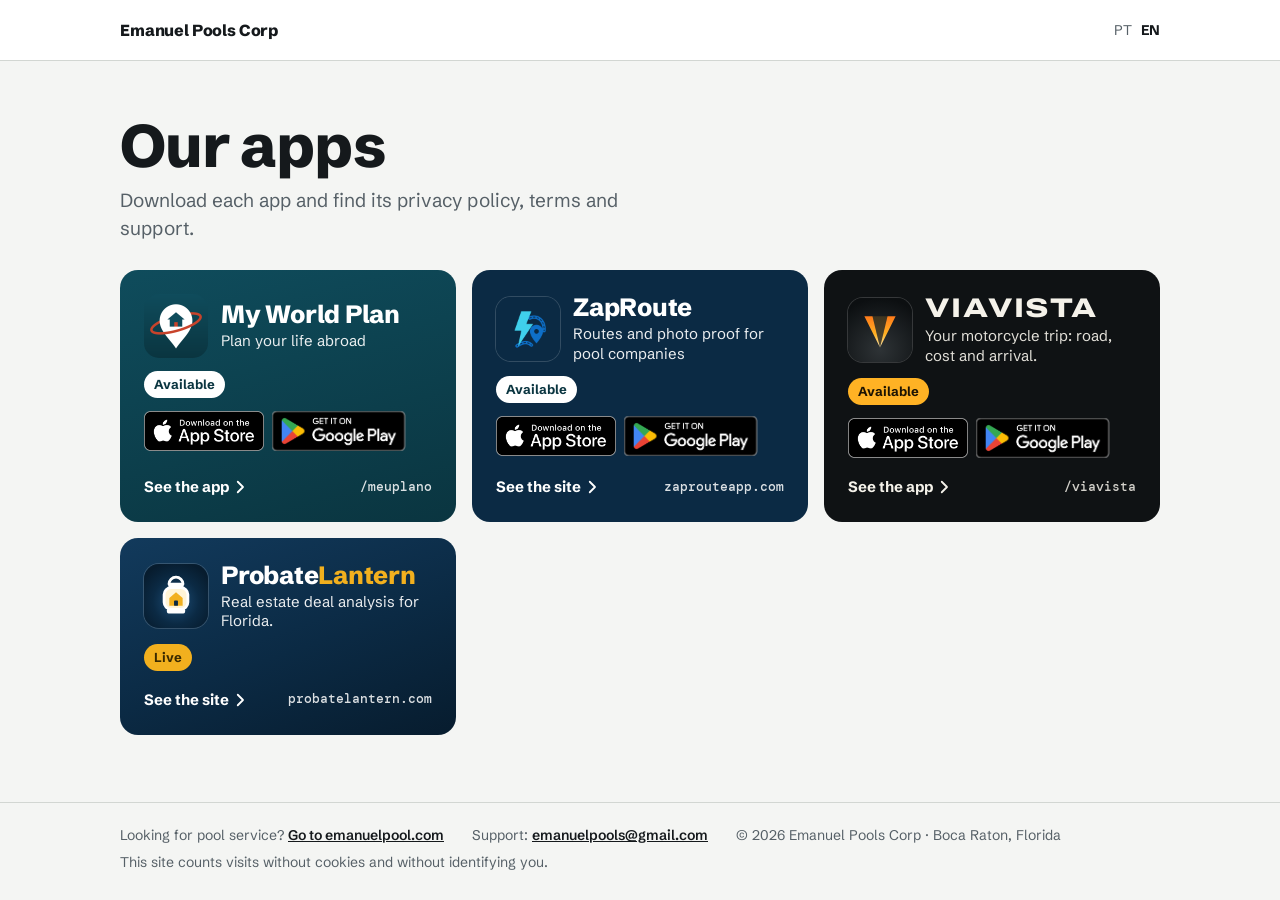
<file: index.html>
<!DOCTYPE html>
<html class="l-en" lang="en">
<head>
<meta charset="utf-8">
<meta name="viewport" content="width=device-width,initial-scale=1">
<title>Emanuel Pools Corp apps: My World Plan, ZapRoute and Viavista</title>
<meta name="description" content="Download our apps and find their privacy policy, terms and support.">
<link rel="canonical" href="https://emanuelpools.com/">
<link rel="icon" href="favicon.svg" type="image/svg+xml">
<link rel="preconnect" href="https://fonts.googleapis.com">
<link rel="preconnect" href="https://fonts.gstatic.com" crossorigin>
<link rel="stylesheet" href="https://fonts.googleapis.com/css2?family=Archivo:wdth,wght@100,400;112,800;125,800&family=DM+Mono:wght@500&family=Schibsted+Grotesk:wght@400;500;600;700;800&display=swap">
<link rel="stylesheet" href="estilo.css">
<script>(function(){var l=new URLSearchParams(location.search).get('lang');if(l!=='pt'&&l!=='en'){l=null;try{l=localStorage.getItem('idioma')}catch(e){}}if(!l)l=(navigator.language||'').toLowerCase().indexOf('pt')===0?'pt':'en';document.documentElement.className='l-'+l;document.documentElement.lang=l==='pt'?'pt-BR':'en'})();</script>
</head>
<body class="site " data-pagina="inicio">
<header class="s-topo">
  <a class="s-marca" href="/">Emanuel Pools Corp</a>
  <button type="button" class="s-idioma" aria-label="Português / English"><b data-l="pt">PT</b><span data-l="pt">EN</span><span data-l="en">PT</span><b data-l="en">EN</b></button>
</header>
<main>
<section class="s-abre">
  <h1><span data-l="pt">Nossos aplicativos</span><span data-l="en">Our apps</span></h1>
  <p><span data-l="pt">Baixe cada app e encontre privacidade, termos e suporte.</span><span data-l="en">Download each app and find its privacy policy, terms and support.</span></p>
</section>
<section class="s-apps">
  <article class="bloco mp">
    <div class="b-top">
      <img class="ic" src="img/meu-plano.png" alt="" width="64" height="64">
      <div><h2><span data-l="pt">Meu Plano Mundo</span><span data-l="en">My World Plan</span></h2><p><span data-l="pt">Sua vida no exterior planejada</span><span data-l="en">Plan your life abroad</span></p></div>
    </div>
    <span class="estado ok"><span data-l="pt">Disponível</span><span data-l="en">Available</span></span>
    <div class="selos">
  <a data-loja="apple" data-app="meuplano" href="https://apps.apple.com/app/id6829007862"><img data-l="pt" src="img/app-store-pt.png" alt="Baixar na App Store" width="120" height="40"><img data-l="en" src="img/app-store-en.png" alt="Download on the App Store" width="120" height="40"></a>
  <a class="gp" data-loja="play" data-app="meuplano" href="https://play.google.com/store/apps/details?id=com.emanuelpools.meuplanomundo"><img data-l="pt" src="img/google-play-pt.png" alt="Disponível no Google Play"><img data-l="en" src="img/google-play-en.png" alt="Get it on Google Play"></a>
</div>
    <div class="b-pe"><a href="/meuplano/"><span data-l="pt">Ver o app</span><span data-l="en">See the app</span><svg class="sv" viewBox="0 0 24 24" width="18" height="18" aria-hidden="true"><path d="M9 5l7 7-7 7" fill="none" stroke="currentColor" stroke-width="2.4" stroke-linecap="round" stroke-linejoin="round"/></svg></a><span class="mono">/meuplano</span></div>
  </article>
  <article class="bloco zr">
    <div class="b-top">
      <img class="ic" src="img/zaproute.png" alt="" width="64" height="64">
      <div><h2>ZapRoute</h2><p><span data-l="pt">Rotas e fotos para empresas de piscina</span><span data-l="en">Routes and photo proof for pool companies</span></p></div>
    </div>
    <span class="estado ok"><span data-l="pt">Disponível</span><span data-l="en">Available</span></span>
    <div class="selos">
  <a data-loja="apple" data-app="zaproute" href="https://apps.apple.com/app/id6808331337"><img data-l="pt" src="img/app-store-pt.png" alt="Baixar na App Store" width="120" height="40"><img data-l="en" src="img/app-store-en.png" alt="Download on the App Store" width="120" height="40"></a>
  <a class="gp" data-loja="play" data-app="zaproute" href="https://play.google.com/store/apps/details?id=com.emanuelpools.zaproute_app"><img data-l="pt" src="img/google-play-pt.png" alt="Disponível no Google Play"><img data-l="en" src="img/google-play-en.png" alt="Get it on Google Play"></a>
</div>
    <div class="b-pe"><a href="https://zaprouteapp.com"><span data-l="pt">Ver o site</span><span data-l="en">See the site</span><svg class="sv" viewBox="0 0 24 24" width="18" height="18" aria-hidden="true"><path d="M9 5l7 7-7 7" fill="none" stroke="currentColor" stroke-width="2.4" stroke-linecap="round" stroke-linejoin="round"/></svg></a><span class="mono">zaprouteapp.com</span></div>
  </article>
  <article class="bloco vy">
    <div class="b-top">
      <img class="ic" src="img/viavista.svg" alt="" width="64" height="64">
      <div><h2 class="vy-nome">VIAVISTA</h2><p><span data-l="pt">Sua viagem de moto: estrada, custo e chegada.</span><span data-l="en">Your motorcycle trip: road, cost and arrival.</span></p></div>
    </div>
    <span class="estado ok"><span data-l="pt">Disponível</span><span data-l="en">Available</span></span>
    <div class="selos">
  <a data-loja="apple" data-app="viavista" href="https://apps.apple.com/app/id6832136001"><img data-l="pt" src="img/app-store-pt.png" alt="Baixar na App Store" width="120" height="40"><img data-l="en" src="img/app-store-en.png" alt="Download on the App Store" width="120" height="40"></a>
  <a class="gp" data-loja="play" data-app="viavista" href="https://play.google.com/store/apps/details?id=com.emanuelpools.viavista"><img data-l="pt" src="img/google-play-pt.png" alt="Disponível no Google Play"><img data-l="en" src="img/google-play-en.png" alt="Get it on Google Play"></a>
</div>
    <div class="b-pe"><a href="/viavista/"><span data-l="pt">Ver o app</span><span data-l="en">See the app</span><svg class="sv" viewBox="0 0 24 24" width="18" height="18" aria-hidden="true"><path d="M9 5l7 7-7 7" fill="none" stroke="currentColor" stroke-width="2.4" stroke-linecap="round" stroke-linejoin="round"/></svg></a><span class="mono">/viavista</span></div>
  </article>
  <article class="bloco pl">
    <div class="b-top">
      <img class="ic" src="img/probatelantern.svg" alt="" width="64" height="64">
      <div><h2>Probate<span class="pl-l">Lantern</span></h2><p><span data-l="pt">Análise de negócios de imóveis na Flórida.</span><span data-l="en">Real estate deal analysis for Florida.</span></p></div>
    </div>
    <span class="estado ok"><span data-l="pt">No ar</span><span data-l="en">Live</span></span>
    <div class="b-pe"><a href="https://probatelantern.com"><span data-l="pt">Ver o site</span><span data-l="en">See the site</span><svg class="sv" viewBox="0 0 24 24" width="18" height="18" aria-hidden="true"><path d="M9 5l7 7-7 7" fill="none" stroke="currentColor" stroke-width="2.4" stroke-linecap="round" stroke-linejoin="round"/></svg></a><span class="mono">probatelantern.com</span></div>
  </article>
</section>
</main>
<footer class="s-pe">
  <p><span data-l="pt">Procurando serviço de piscina?</span><span data-l="en">Looking for pool service?</span> <a href="https://emanuelpool.com" rel="nofollow"><span data-l="pt">Acesse</span><span data-l="en">Go to</span> emanuelpool.com</a></p>
  <p><span data-l="pt">Suporte</span><span data-l="en">Support</span>: <a href="mailto:emanuelpools@gmail.com">emanuelpools@gmail.com</a></p>
  <p class="fraco">© 2026 Emanuel Pools Corp · Boca Raton, Florida</p>
  <p class="fraco"><span data-l="pt">Este site conta visitas sem cookies e sem identificar você.</span><span data-l="en">This site counts visits without cookies and without identifying you.</span></p>
</footer>
<script>(function(){
var r=document.documentElement,b=document.querySelectorAll('.s-idioma');
function atual(){return r.className==='l-pt'?'pt':'en'}
function secao(l){var s=document.querySelectorAll('[data-sec]');if(!s.length)return;s.forEach(function(e){e.hidden=e.dataset.sec!==l});document.querySelectorAll('[data-ficha]').forEach(function(a){a.setAttribute('aria-current',String(a.dataset.ficha===l))})}
b.forEach(function(x){x.addEventListener('click',function(){var l=atual()==='pt'?'en':'pt';r.className='l-'+l;r.lang=l==='pt'?'pt-BR':'en';try{localStorage.setItem('idioma',l)}catch(e){}secao(l)})});
document.querySelectorAll('[data-ficha]').forEach(function(a){a.addEventListener('click',function(e){e.preventDefault();secao(a.dataset.ficha);history.replaceState(null,'','#'+a.dataset.ficha)})});
var h=location.hash.slice(1);secao(/^(pt|en|es|it)$/.test(h)?h:atual());
})();</script>
<script src="contar.js" defer></script>
</body>
</html>
</file>
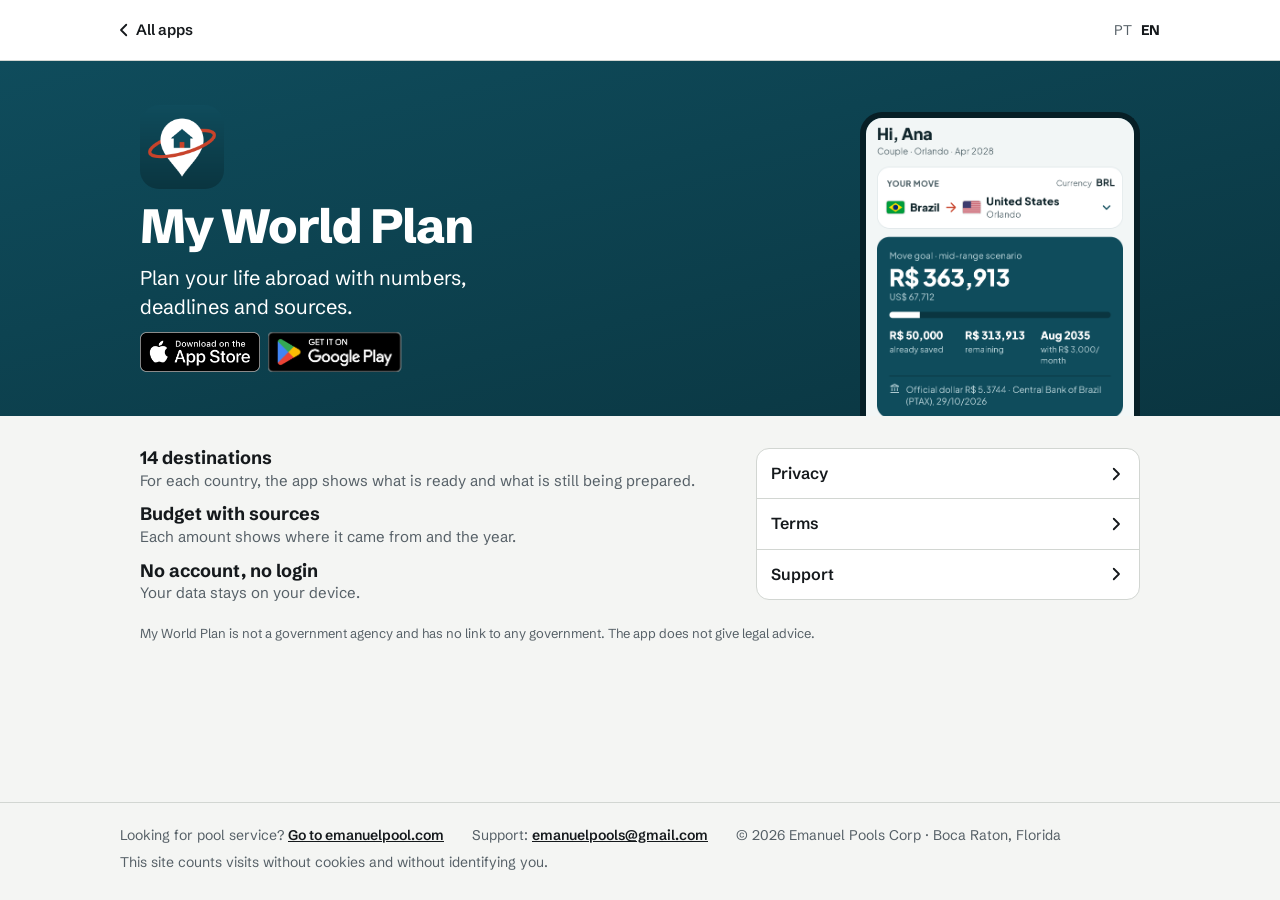
<file: meuplano/index.html>
<!DOCTYPE html>
<html class="l-en" lang="en">
<head>
<meta charset="utf-8">
<meta name="viewport" content="width=device-width,initial-scale=1">
<title>My World Plan (Meu Plano Mundo): plan your life abroad</title>
<meta name="description" content="Plan your life abroad with numbers, deadlines and sources. Available on the App Store and Google Play.">
<link rel="canonical" href="https://emanuelpools.com/meuplano/">
<link rel="icon" href="../favicon.svg" type="image/svg+xml">
<link rel="preconnect" href="https://fonts.googleapis.com">
<link rel="preconnect" href="https://fonts.gstatic.com" crossorigin>
<link rel="stylesheet" href="https://fonts.googleapis.com/css2?family=Archivo:wdth,wght@100,400;112,800;125,800&family=DM+Mono:wght@500&family=Schibsted+Grotesk:wght@400;500;600;700;800&display=swap">
<link rel="stylesheet" href="../estilo.css">
<script>(function(){var l=new URLSearchParams(location.search).get('lang');if(l!=='pt'&&l!=='en'){l=null;try{l=localStorage.getItem('idioma')}catch(e){}}if(!l)l=(navigator.language||'').toLowerCase().indexOf('pt')===0?'pt':'en';document.documentElement.className='l-'+l;document.documentElement.lang=l==='pt'?'pt-BR':'en'})();</script>
</head>
<body class="site " data-pagina="meuplano">
<header class="s-topo">
  <a class="s-volta" href="/"><svg class="sv" viewBox="0 0 24 24" width="18" height="18" aria-hidden="true"><path d="M15 5l-7 7 7 7" fill="none" stroke="currentColor" stroke-width="2.4" stroke-linecap="round" stroke-linejoin="round"/></svg><span data-l="pt">Todos os apps</span><span data-l="en">All apps</span></a>
  <button type="button" class="s-idioma" aria-label="Português / English"><b data-l="pt">PT</b><span data-l="pt">EN</span><span data-l="en">PT</span><b data-l="en">EN</b></button>
</header>
<main>
<section class="h-app mp">
  <div class="h-txt">
    <img class="ic g" src="../img/meu-plano.png" alt="" width="84" height="84">
    <h1><span data-l="pt">Meu Plano Mundo</span><span data-l="en">My World Plan</span></h1>
    <p><span data-l="pt">Planeje a sua vida no exterior com números, prazos e fontes.</span><span data-l="en">Plan your life abroad with numbers, deadlines and sources.</span></p>
    <div class="selos">
  <a data-loja="apple" data-app="meuplano" href="https://apps.apple.com/app/id6829007862"><img data-l="pt" src="../img/app-store-pt.png" alt="Baixar na App Store" width="120" height="40"><img data-l="en" src="../img/app-store-en.png" alt="Download on the App Store" width="120" height="40"></a>
  <a class="gp" data-loja="play" data-app="meuplano" href="https://play.google.com/store/apps/details?id=com.emanuelpools.meuplanomundo"><img data-l="pt" src="../img/google-play-pt.png" alt="Disponível no Google Play"><img data-l="en" src="../img/google-play-en.png" alt="Get it on Google Play"></a>
</div>
  </div>
  <div class="h-foto"><img data-l="pt" src="../img/meu-plano-tela-pt.png" alt="Tela inicial do app com um plano de exemplo"><img data-l="en" src="../img/meu-plano-tela-en.png" alt="App home screen with a sample plan"></div>
</section>
<div class="s-corpo">
  <ul class="s-fatos"><li><h3><span data-l="pt">14 destinos</span><span data-l="en">14 destinations</span></h3><p><span data-l="pt">Em cada país, o app mostra o que está pronto e o que ainda está em preparação.</span><span data-l="en">For each country, the app shows what is ready and what is still being prepared.</span></p></li><li><h3><span data-l="pt">Orçamento com fonte</span><span data-l="en">Budget with sources</span></h3><p><span data-l="pt">Cada valor mostra de onde veio e o ano.</span><span data-l="en">Each amount shows where it came from and the year.</span></p></li><li><h3><span data-l="pt">Sem conta e sem login</span><span data-l="en">No account, no login</span></h3><p><span data-l="pt">Seus dados ficam no seu aparelho.</span><span data-l="en">Your data stays on your device.</span></p></li></ul>
  <nav class="s-links" aria-label="Links do app">
  <a href="/meuplano/privacy/"><span data-l="pt">Privacidade</span><span data-l="en">Privacy</span><svg class="sv" viewBox="0 0 24 24" width="18" height="18" aria-hidden="true"><path d="M9 5l7 7-7 7" fill="none" stroke="currentColor" stroke-width="2.4" stroke-linecap="round" stroke-linejoin="round"/></svg></a>
  <a href="/meuplano/terms/"><span data-l="pt">Termos</span><span data-l="en">Terms</span><svg class="sv" viewBox="0 0 24 24" width="18" height="18" aria-hidden="true"><path d="M9 5l7 7-7 7" fill="none" stroke="currentColor" stroke-width="2.4" stroke-linecap="round" stroke-linejoin="round"/></svg></a>
  <a href="/meuplano/support/"><span data-l="pt">Suporte</span><span data-l="en">Support</span><svg class="sv" viewBox="0 0 24 24" width="18" height="18" aria-hidden="true"><path d="M9 5l7 7-7 7" fill="none" stroke="currentColor" stroke-width="2.4" stroke-linecap="round" stroke-linejoin="round"/></svg></a>
</nav>
  <p class="s-nota"><span data-l="pt">O Meu Plano Mundo não é um órgão do governo e não tem ligação com nenhum governo. O app não dá orientação jurídica.</span><span data-l="en">My World Plan is not a government agency and has no link to any government. The app does not give legal advice.</span></p>
</div>
</main>
<footer class="s-pe">
  <p><span data-l="pt">Procurando serviço de piscina?</span><span data-l="en">Looking for pool service?</span> <a href="https://emanuelpool.com" rel="nofollow"><span data-l="pt">Acesse</span><span data-l="en">Go to</span> emanuelpool.com</a></p>
  <p><span data-l="pt">Suporte</span><span data-l="en">Support</span>: <a href="mailto:emanuelpools@gmail.com">emanuelpools@gmail.com</a></p>
  <p class="fraco">© 2026 Emanuel Pools Corp · Boca Raton, Florida</p>
  <p class="fraco"><span data-l="pt">Este site conta visitas sem cookies e sem identificar você.</span><span data-l="en">This site counts visits without cookies and without identifying you.</span></p>
</footer>
<script>(function(){
var r=document.documentElement,b=document.querySelectorAll('.s-idioma');
function atual(){return r.className==='l-pt'?'pt':'en'}
function secao(l){var s=document.querySelectorAll('[data-sec]');if(!s.length)return;s.forEach(function(e){e.hidden=e.dataset.sec!==l});document.querySelectorAll('[data-ficha]').forEach(function(a){a.setAttribute('aria-current',String(a.dataset.ficha===l))})}
b.forEach(function(x){x.addEventListener('click',function(){var l=atual()==='pt'?'en':'pt';r.className='l-'+l;r.lang=l==='pt'?'pt-BR':'en';try{localStorage.setItem('idioma',l)}catch(e){}secao(l)})});
document.querySelectorAll('[data-ficha]').forEach(function(a){a.addEventListener('click',function(e){e.preventDefault();secao(a.dataset.ficha);history.replaceState(null,'','#'+a.dataset.ficha)})});
var h=location.hash.slice(1);secao(/^(pt|en|es|it)$/.test(h)?h:atual());
})();</script>
<script src="../contar.js" defer></script>
</body>
</html>
</file>
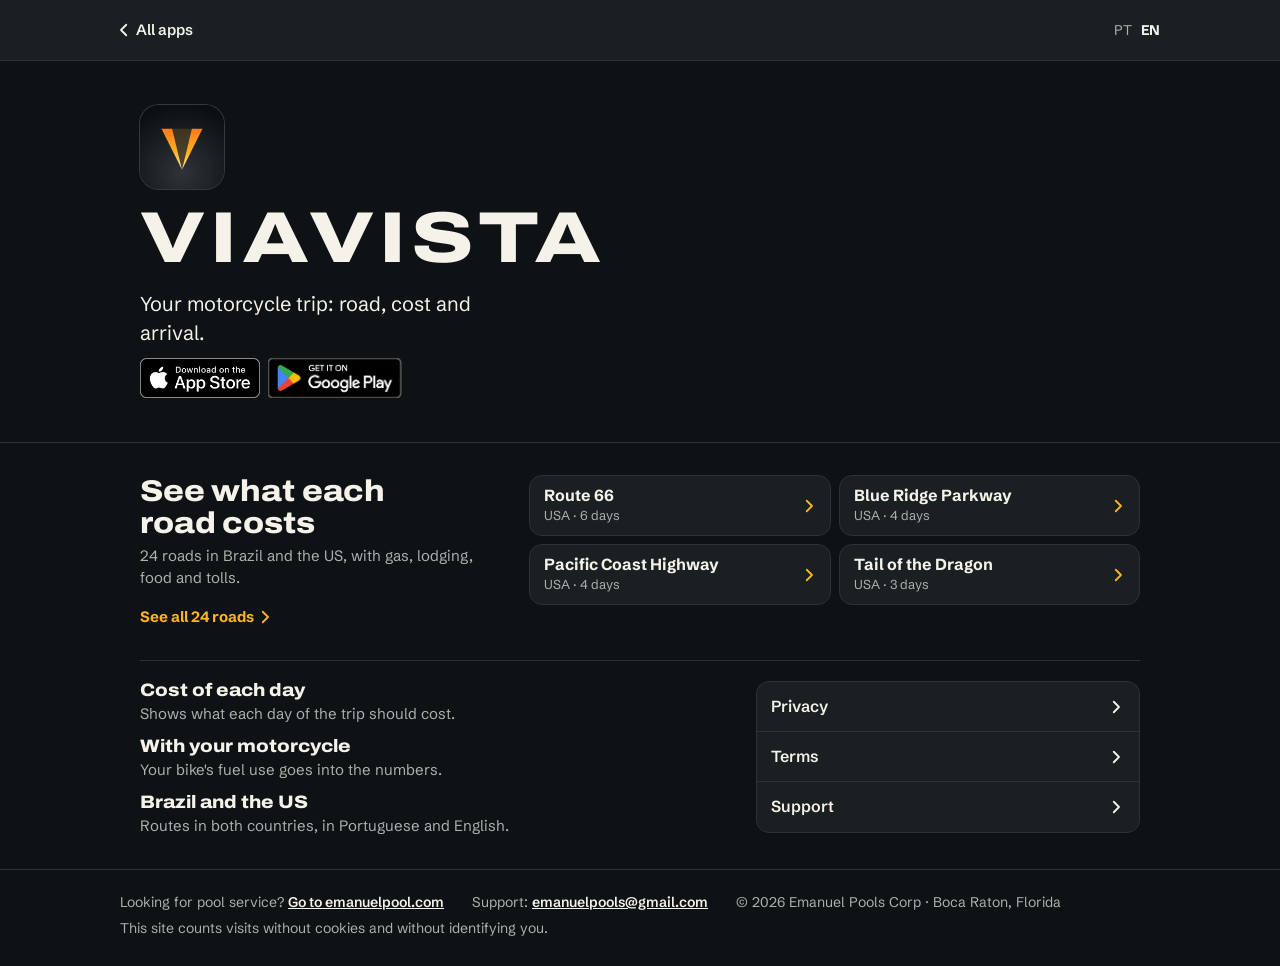
<file: viavista/index.html>
<!DOCTYPE html>
<html class="l-en" lang="en">
<head>
<meta charset="utf-8">
<meta name="viewport" content="width=device-width,initial-scale=1">
<title>Viavista: Motorcycle Trips</title>
<meta name="description" content="Viavista, an app for motorcycle trips: road, cost and arrival. Available on the App Store and Google Play.">
<link rel="canonical" href="https://emanuelpools.com/viavista/">
<link rel="icon" href="../favicon.svg" type="image/svg+xml">
<link rel="preconnect" href="https://fonts.googleapis.com">
<link rel="preconnect" href="https://fonts.gstatic.com" crossorigin>
<link rel="stylesheet" href="https://fonts.googleapis.com/css2?family=Archivo:wdth,wght@100,400;112,800;125,800&family=DM+Mono:wght@500&family=Schibsted+Grotesk:wght@400;500;600;700;800&display=swap">
<link rel="stylesheet" href="../estilo.css">
<script>(function(){var l=new URLSearchParams(location.search).get('lang');if(l!=='pt'&&l!=='en'){l=null;try{l=localStorage.getItem('idioma')}catch(e){}}if(!l)l=(navigator.language||'').toLowerCase().indexOf('pt')===0?'pt':'en';document.documentElement.className='l-'+l;document.documentElement.lang=l==='pt'?'pt-BR':'en'})();</script>
</head>
<body class="site tema-vy" data-pagina="viavista">
<header class="s-topo">
  <a class="s-volta" href="/"><svg class="sv" viewBox="0 0 24 24" width="18" height="18" aria-hidden="true"><path d="M15 5l-7 7 7 7" fill="none" stroke="currentColor" stroke-width="2.4" stroke-linecap="round" stroke-linejoin="round"/></svg><span data-l="pt">Todos os apps</span><span data-l="en">All apps</span></a>
  <button type="button" class="s-idioma" aria-label="Português / English"><b data-l="pt">PT</b><span data-l="pt">EN</span><span data-l="en">PT</span><b data-l="en">EN</b></button>
</header>
<main>
<section class="h-app vy">
  <div class="h-txt">
    <img class="ic g" src="../img/viavista.svg" alt="" width="84" height="84">
    <h1 class="vy-nome">VIAVISTA</h1>
    <p><span data-l="pt">Sua viagem de moto: estrada, custo e chegada.</span><span data-l="en">Your motorcycle trip: road, cost and arrival.</span></p>
    <div class="selos">
  <a data-loja="apple" data-app="viavista" href="https://apps.apple.com/app/id6832136001"><img data-l="pt" src="../img/app-store-pt.png" alt="Baixar na App Store" width="120" height="40"><img data-l="en" src="../img/app-store-en.png" alt="Download on the App Store" width="120" height="40"></a>
  <a class="gp" data-loja="play" data-app="viavista" href="https://play.google.com/store/apps/details?id=com.emanuelpools.viavista"><img data-l="pt" src="../img/google-play-pt.png" alt="Disponível no Google Play"><img data-l="en" src="../img/google-play-en.png" alt="Get it on Google Play"></a>
</div>
  </div>
</section>
<div class="s-corpo">
  <section class="vy-rotas" aria-labelledby="vr-titulo">
  <div class="vr-txt">
    <h2 id="vr-titulo"><span data-l="pt">Veja quanto custa cada estrada</span><span data-l="en">See what each road costs</span></h2>
    <p><span data-l="pt">24 estradas no Brasil e nos EUA, com combustível, pousada, comida e pedágio.</span><span data-l="en">24 roads in Brazil and the US, with gas, lodging, food and tolls.</span></p>
  </div>
  <ul class="vr-lista" data-l="pt"><li><a href="https://viavista.pages.dev/rio-do-rastro"><span><b>Rio do Rastro</b><small>Brasil · 4 dias</small></span><svg class="sv" viewBox="0 0 24 24" width="18" height="18" aria-hidden="true"><path d="M9 5l7 7-7 7" fill="none" stroke="currentColor" stroke-width="2.4" stroke-linecap="round" stroke-linejoin="round"/></svg></a></li><li><a href="https://viavista.pages.dev/serra-gaucha"><span><b>Serra Gaúcha</b><small>Brasil · 5 dias</small></span><svg class="sv" viewBox="0 0 24 24" width="18" height="18" aria-hidden="true"><path d="M9 5l7 7-7 7" fill="none" stroke="currentColor" stroke-width="2.4" stroke-linecap="round" stroke-linejoin="round"/></svg></a></li><li><a href="https://viavista.pages.dev/estrada-real"><span><b>Estrada Real</b><small>Brasil · 4 dias</small></span><svg class="sv" viewBox="0 0 24 24" width="18" height="18" aria-hidden="true"><path d="M9 5l7 7-7 7" fill="none" stroke="currentColor" stroke-width="2.4" stroke-linecap="round" stroke-linejoin="round"/></svg></a></li><li><a href="https://viavista.pages.dev/route-66"><span><b>Route 66</b><small>EUA · 6 dias</small></span><svg class="sv" viewBox="0 0 24 24" width="18" height="18" aria-hidden="true"><path d="M9 5l7 7-7 7" fill="none" stroke="currentColor" stroke-width="2.4" stroke-linecap="round" stroke-linejoin="round"/></svg></a></li></ul>
  <ul class="vr-lista" data-l="en"><li><a href="https://viavista.pages.dev/en/route-66"><span><b>Route 66</b><small>USA · 6 days</small></span><svg class="sv" viewBox="0 0 24 24" width="18" height="18" aria-hidden="true"><path d="M9 5l7 7-7 7" fill="none" stroke="currentColor" stroke-width="2.4" stroke-linecap="round" stroke-linejoin="round"/></svg></a></li><li><a href="https://viavista.pages.dev/en/blue-ridge-parkway"><span><b>Blue Ridge Parkway</b><small>USA · 4 days</small></span><svg class="sv" viewBox="0 0 24 24" width="18" height="18" aria-hidden="true"><path d="M9 5l7 7-7 7" fill="none" stroke="currentColor" stroke-width="2.4" stroke-linecap="round" stroke-linejoin="round"/></svg></a></li><li><a href="https://viavista.pages.dev/en/pacific-coast-highway"><span><b>Pacific Coast Highway</b><small>USA · 4 days</small></span><svg class="sv" viewBox="0 0 24 24" width="18" height="18" aria-hidden="true"><path d="M9 5l7 7-7 7" fill="none" stroke="currentColor" stroke-width="2.4" stroke-linecap="round" stroke-linejoin="round"/></svg></a></li><li><a href="https://viavista.pages.dev/en/tail-of-the-dragon"><span><b>Tail of the Dragon</b><small>USA · 3 days</small></span><svg class="sv" viewBox="0 0 24 24" width="18" height="18" aria-hidden="true"><path d="M9 5l7 7-7 7" fill="none" stroke="currentColor" stroke-width="2.4" stroke-linecap="round" stroke-linejoin="round"/></svg></a></li></ul>
  <a class="vr-todas" data-l="pt" href="https://viavista.pages.dev/">Ver as 24 estradas<svg class="sv" viewBox="0 0 24 24" width="18" height="18" aria-hidden="true"><path d="M9 5l7 7-7 7" fill="none" stroke="currentColor" stroke-width="2.4" stroke-linecap="round" stroke-linejoin="round"/></svg></a><a class="vr-todas" data-l="en" href="https://viavista.pages.dev/en/">See all 24 roads<svg class="sv" viewBox="0 0 24 24" width="18" height="18" aria-hidden="true"><path d="M9 5l7 7-7 7" fill="none" stroke="currentColor" stroke-width="2.4" stroke-linecap="round" stroke-linejoin="round"/></svg></a>
</section>
  <ul class="s-fatos"><li><h3><span data-l="pt">Custo de cada dia</span><span data-l="en">Cost of each day</span></h3><p><span data-l="pt">Mostra quanto cada dia da viagem deve custar.</span><span data-l="en">Shows what each day of the trip should cost.</span></p></li><li><h3><span data-l="pt">Com a sua moto</span><span data-l="en">With your motorcycle</span></h3><p><span data-l="pt">O consumo da sua moto entra na conta.</span><span data-l="en">Your bike's fuel use goes into the numbers.</span></p></li><li><h3><span data-l="pt">Brasil e EUA</span><span data-l="en">Brazil and the US</span></h3><p><span data-l="pt">Rotas nos dois países, em português e inglês.</span><span data-l="en">Routes in both countries, in Portuguese and English.</span></p></li></ul>
  <nav class="s-links" aria-label="Links do app">
  <a data-l="pt" href="https://viavista.pages.dev/privacidade">Privacidade<svg class="sv" viewBox="0 0 24 24" width="18" height="18" aria-hidden="true"><path d="M9 5l7 7-7 7" fill="none" stroke="currentColor" stroke-width="2.4" stroke-linecap="round" stroke-linejoin="round"/></svg></a><a data-l="en" href="https://viavista.pages.dev/en/privacy">Privacy<svg class="sv" viewBox="0 0 24 24" width="18" height="18" aria-hidden="true"><path d="M9 5l7 7-7 7" fill="none" stroke="currentColor" stroke-width="2.4" stroke-linecap="round" stroke-linejoin="round"/></svg></a>
  <a data-l="pt" href="https://viavista.pages.dev/termos">Termos<svg class="sv" viewBox="0 0 24 24" width="18" height="18" aria-hidden="true"><path d="M9 5l7 7-7 7" fill="none" stroke="currentColor" stroke-width="2.4" stroke-linecap="round" stroke-linejoin="round"/></svg></a><a data-l="en" href="https://viavista.pages.dev/en/terms">Terms<svg class="sv" viewBox="0 0 24 24" width="18" height="18" aria-hidden="true"><path d="M9 5l7 7-7 7" fill="none" stroke="currentColor" stroke-width="2.4" stroke-linecap="round" stroke-linejoin="round"/></svg></a>
  <a href="/viavista/support/"><span data-l="pt">Suporte</span><span data-l="en">Support</span><svg class="sv" viewBox="0 0 24 24" width="18" height="18" aria-hidden="true"><path d="M9 5l7 7-7 7" fill="none" stroke="currentColor" stroke-width="2.4" stroke-linecap="round" stroke-linejoin="round"/></svg></a>
</nav>
</div>
</main>
<footer class="s-pe">
  <p><span data-l="pt">Procurando serviço de piscina?</span><span data-l="en">Looking for pool service?</span> <a href="https://emanuelpool.com" rel="nofollow"><span data-l="pt">Acesse</span><span data-l="en">Go to</span> emanuelpool.com</a></p>
  <p><span data-l="pt">Suporte</span><span data-l="en">Support</span>: <a href="mailto:emanuelpools@gmail.com">emanuelpools@gmail.com</a></p>
  <p class="fraco">© 2026 Emanuel Pools Corp · Boca Raton, Florida</p>
  <p class="fraco"><span data-l="pt">Este site conta visitas sem cookies e sem identificar você.</span><span data-l="en">This site counts visits without cookies and without identifying you.</span></p>
</footer>
<script>(function(){
var r=document.documentElement,b=document.querySelectorAll('.s-idioma');
function atual(){return r.className==='l-pt'?'pt':'en'}
function secao(l){var s=document.querySelectorAll('[data-sec]');if(!s.length)return;s.forEach(function(e){e.hidden=e.dataset.sec!==l});document.querySelectorAll('[data-ficha]').forEach(function(a){a.setAttribute('aria-current',String(a.dataset.ficha===l))})}
b.forEach(function(x){x.addEventListener('click',function(){var l=atual()==='pt'?'en':'pt';r.className='l-'+l;r.lang=l==='pt'?'pt-BR':'en';try{localStorage.setItem('idioma',l)}catch(e){}secao(l)})});
document.querySelectorAll('[data-ficha]').forEach(function(a){a.addEventListener('click',function(e){e.preventDefault();secao(a.dataset.ficha);history.replaceState(null,'','#'+a.dataset.ficha)})});
var h=location.hash.slice(1);secao(/^(pt|en|es|it)$/.test(h)?h:atual());
})();</script>
<script src="../contar.js" defer></script>
</body>
</html>
</file>
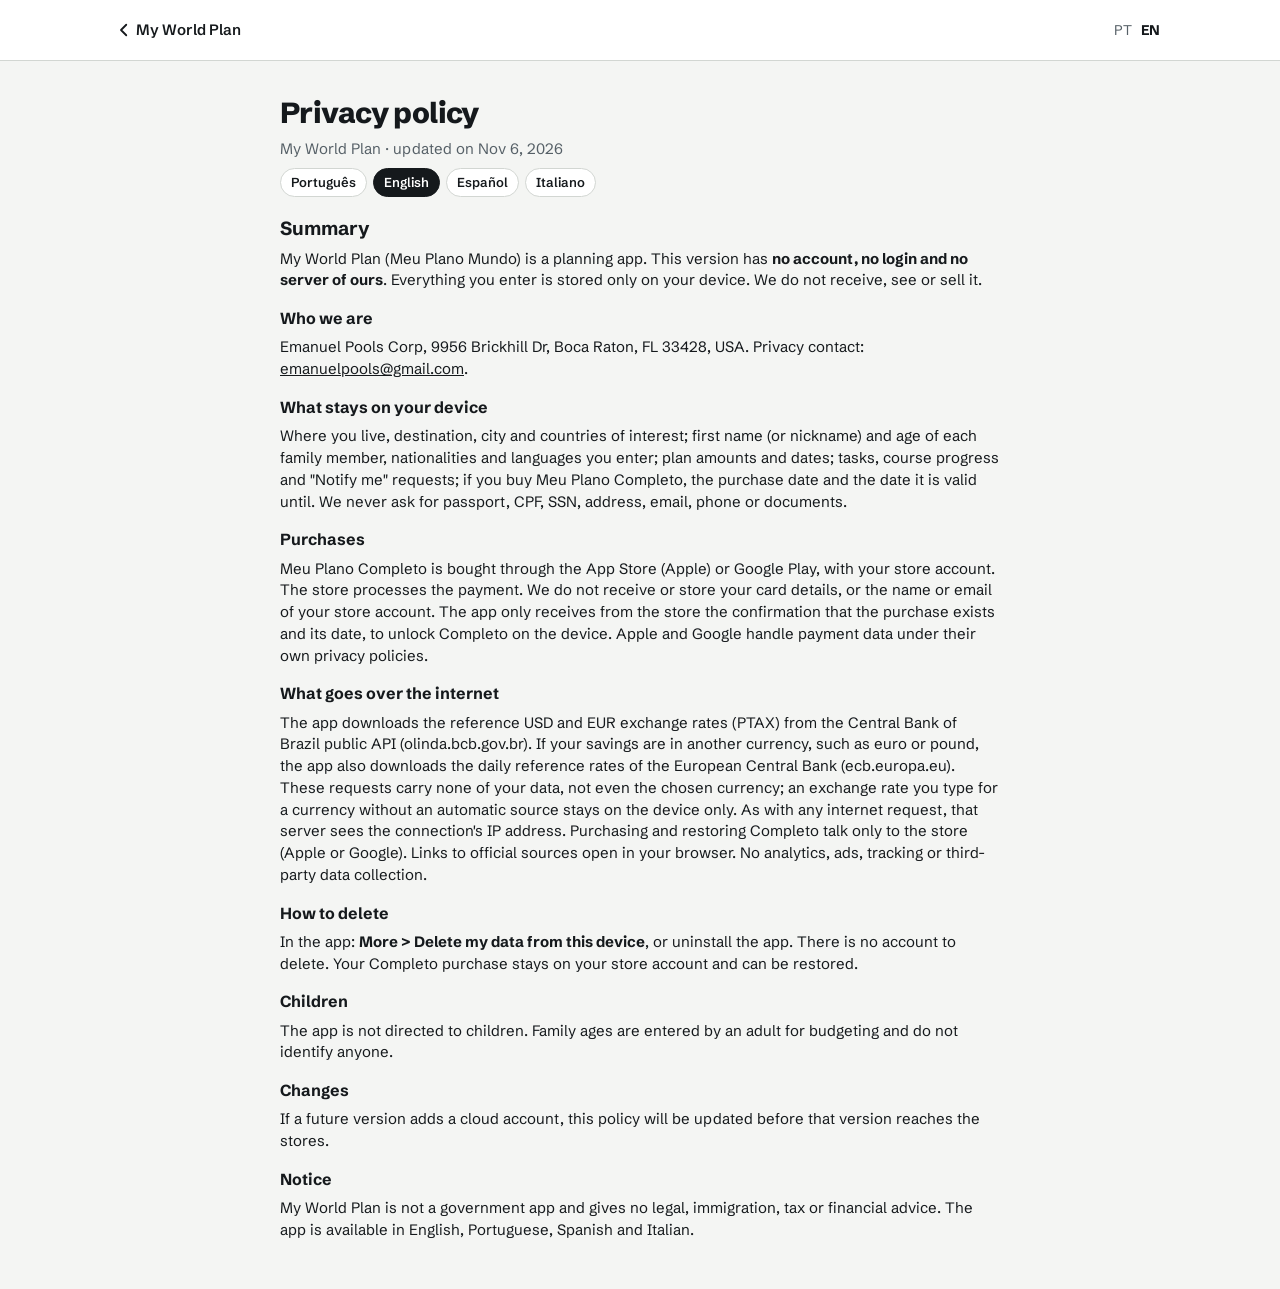
<file: meuplano/privacy/index.html>
<!DOCTYPE html>
<html class="l-en" lang="en">
<head>
<meta charset="utf-8">
<meta name="viewport" content="width=device-width,initial-scale=1">
<title>Privacy policy · My World Plan</title>
<meta name="description" content="Privacy policy of the My World Plan (Meu Plano Mundo) app.">
<link rel="canonical" href="https://emanuelpools.com/meuplano/privacy/">
<link rel="icon" href="../../favicon.svg" type="image/svg+xml">
<link rel="preconnect" href="https://fonts.googleapis.com">
<link rel="preconnect" href="https://fonts.gstatic.com" crossorigin>
<link rel="stylesheet" href="https://fonts.googleapis.com/css2?family=Archivo:wdth,wght@100,400;112,800;125,800&family=DM+Mono:wght@500&family=Schibsted+Grotesk:wght@400;500;600;700;800&display=swap">
<link rel="stylesheet" href="../../estilo.css">
<script>(function(){var l=new URLSearchParams(location.search).get('lang');if(l!=='pt'&&l!=='en'){l=null;try{l=localStorage.getItem('idioma')}catch(e){}}if(!l)l=(navigator.language||'').toLowerCase().indexOf('pt')===0?'pt':'en';document.documentElement.className='l-'+l;document.documentElement.lang=l==='pt'?'pt-BR':'en'})();</script>
</head>
<body class="site ">
<header class="s-topo">
  <a class="s-volta" href="/meuplano/"><svg class="sv" viewBox="0 0 24 24" width="18" height="18" aria-hidden="true"><path d="M15 5l-7 7 7 7" fill="none" stroke="currentColor" stroke-width="2.4" stroke-linecap="round" stroke-linejoin="round"/></svg><span data-l="pt">Meu Plano Mundo</span><span data-l="en">My World Plan</span></a>
  <button type="button" class="s-idioma" aria-label="Português / English"><b data-l="pt">PT</b><span data-l="pt">EN</span><span data-l="en">PT</span><b data-l="en">EN</b></button>
</header>
<main><article class="s-texto">
  <h1><span data-l="pt">Política de privacidade</span><span data-l="en">Privacy policy</span></h1>
  <p class="fraco"><span data-l="pt">Meu Plano Mundo · atualizada em 06/11/2026</span><span data-l="en">My World Plan · updated on Nov 6, 2026</span></p>
  <div class="fichas"><a href="#pt" data-ficha="pt">Português</a><a href="#en" data-ficha="en">English</a><a href="#es" data-ficha="es">Español</a><a href="#it" data-ficha="it">Italiano</a></div>
  <section id="pt" data-sec="pt"><h2>Resumo</h2>
  <p>O Meu Plano Mundo é um app de planejamento. Nesta versão <strong>não há conta, login nem servidor nosso</strong>. Tudo o que você digita fica guardado só no seu aparelho. Nós não recebemos, não vemos e não vendemos esses dados.</p>

  <h3>Quem somos</h3>
  <p>Emanuel Pools Corp, 9956 Brickhill Dr, Boca Raton, FL 33428, Estados Unidos. Contato sobre privacidade: <a href="mailto:emanuelpools@gmail.com">emanuelpools@gmail.com</a>.</p>

  <h3>O que o app guarda no seu aparelho</h3>
  <ul>
    <li>Onde você mora hoje, o destino e a cidade que escolheu, e os países de interesse.</li>
    <li>Nome (ou apelido) e idade de quem vai, nacionalidades e idiomas que você informar.</li>
    <li>Valores do plano: quanto já guardou, quanto guarda por mês, prazo e os valores do orçamento que você trocar.</li>
    <li>Tarefas marcadas, o progresso nos cursos e os pedidos de "Avise-me".</li>
    <li>Se você comprar o Meu Plano Completo: a data da compra e até quando ele vale.</li>
  </ul>
  <p>Não pedimos passaporte, CPF, SSN, endereço, e-mail, telefone nem documentos. Esses dados não saem do aparelho.</p>

  <h3>Compras</h3>
  <p>O Meu Plano Completo é comprado pela App Store (Apple) ou pelo Google Play, com a sua conta da loja. Quem processa o pagamento é a loja. Nós não recebemos nem guardamos os dados do seu cartão, nem o nome ou o e-mail da sua conta da loja. O app só recebe da loja a confirmação de que a compra existe e a data dela, para liberar o Completo no aparelho. A Apple e o Google tratam os dados do pagamento pelas políticas de privacidade deles.</p>

  <h3>O que vai pela internet</h3>
  <p>O app busca a cotação de referência do dólar e do euro (PTAX) na API pública do Banco Central do Brasil (olinda.bcb.gov.br). Se a sua poupança está em outra moeda, como euro ou libra, o app também baixa as taxas de referência do dia do Banco Central Europeu (ecb.europa.eu). Esses pedidos não levam nenhum dado seu, nem a moeda escolhida; como em qualquer acesso à internet, o servidor do banco central vê o endereço IP da conexão. O câmbio que você digita para uma moeda sem fonte automática fica só no aparelho. A compra e a restauração do Completo falam só com a loja (Apple ou Google). Os links para fontes oficiais abrem no seu navegador, fora do app.</p>
  <p>Não usamos análise de uso, anúncios, rastreamento nem ferramentas de terceiros que coletem dados.</p>

  <h3>Como apagar</h3>
  <p>No app, em <strong>Mais &gt; Apagar meus dados deste aparelho</strong>. Desinstalar o app também apaga tudo. Como não guardamos nada em servidor, não há conta para excluir. A compra do Completo continua na sua conta da loja e pode ser restaurada.</p>

  <h3>Crianças</h3>
  <p>O app não é dirigido a crianças. As idades da família são preenchidas por um adulto para calcular o orçamento e não identificam ninguém.</p>

  <h3>Seus direitos (LGPD e leis dos EUA)</h3>
  <p>Você controla os dados no próprio aparelho. Para qualquer dúvida ou pedido, escreva para o e-mail acima.</p>

  <h3>Mudanças</h3>
  <p>Se uma versão futura tiver conta na nuvem, esta política será atualizada <strong>antes</strong> dessa versão chegar às lojas, dizendo o que passa a ser guardado, onde e por quanto tempo.</p>

  <h3>Aviso</h3>
  <p>O Meu Plano Mundo não é um órgão do governo e não dá orientação jurídica, imigratória, tributária ou financeira. O app está em português, inglês, espanhol e italiano. Em caso de diferença entre as versões desta página, vale o português.</p></section>
<section id="en" data-sec="en" lang="en"><h2>Summary</h2>
  <p>My World Plan (Meu Plano Mundo) is a planning app. This version has <strong>no account, no login and no server of ours</strong>. Everything you enter is stored only on your device. We do not receive, see or sell it.</p>
  <h3>Who we are</h3>
  <p>Emanuel Pools Corp, 9956 Brickhill Dr, Boca Raton, FL 33428, USA. Privacy contact: <a href="mailto:emanuelpools@gmail.com">emanuelpools@gmail.com</a>.</p>
  <h3>What stays on your device</h3>
  <p>Where you live, destination, city and countries of interest; first name (or nickname) and age of each family member, nationalities and languages you enter; plan amounts and dates; tasks, course progress and "Notify me" requests; if you buy Meu Plano Completo, the purchase date and the date it is valid until. We never ask for passport, CPF, SSN, address, email, phone or documents.</p>
  <h3>Purchases</h3>
  <p>Meu Plano Completo is bought through the App Store (Apple) or Google Play, with your store account. The store processes the payment. We do not receive or store your card details, or the name or email of your store account. The app only receives from the store the confirmation that the purchase exists and its date, to unlock Completo on the device. Apple and Google handle payment data under their own privacy policies.</p>
  <h3>What goes over the internet</h3>
  <p>The app downloads the reference USD and EUR exchange rates (PTAX) from the Central Bank of Brazil public API (olinda.bcb.gov.br). If your savings are in another currency, such as euro or pound, the app also downloads the daily reference rates of the European Central Bank (ecb.europa.eu). These requests carry none of your data, not even the chosen currency; an exchange rate you type for a currency without an automatic source stays on the device only. As with any internet request, that server sees the connection's IP address. Purchasing and restoring Completo talk only to the store (Apple or Google). Links to official sources open in your browser. No analytics, ads, tracking or third-party data collection.</p>
  <h3>How to delete</h3>
  <p>In the app: <strong>More &gt; Delete my data from this device</strong>, or uninstall the app. There is no account to delete. Your Completo purchase stays on your store account and can be restored.</p>
  <h3>Children</h3>
  <p>The app is not directed to children. Family ages are entered by an adult for budgeting and do not identify anyone.</p>
  <h3>Changes</h3>
  <p>If a future version adds a cloud account, this policy will be updated before that version reaches the stores.</p>
  <h3>Notice</h3>
  <p>My World Plan is not a government app and gives no legal, immigration, tax or financial advice. The app is available in English, Portuguese, Spanish and Italian.</p></section>
<section id="es" data-sec="es" lang="es"><h2>Política de privacidad (Español)</h2>
  <p>Mi Plan Mundo (Meu Plano Mundo) es una app de planificación. Esta versión <strong>no tiene cuenta, inicio de sesión ni servidor propio</strong>. Todo lo que escribes se guarda solo en tu dispositivo. No lo recibimos, no lo vemos y no lo vendemos.</p>
  <h3>Quiénes somos</h3>
  <p>Emanuel Pools Corp, 9956 Brickhill Dr, Boca Raton, FL 33428, Estados Unidos. Contacto de privacidad: <a href="mailto:emanuelpools@gmail.com">emanuelpools@gmail.com</a>.</p>
  <h3>Lo que queda en tu dispositivo</h3>
  <p>Dónde vives, el destino, la ciudad y los países de interés; nombre (o apodo) y edad de cada miembro de la familia, nacionalidades e idiomas que indiques; montos y fechas del plan; tareas, progreso en los cursos y pedidos de "Avísame"; si compras Meu Plano Completo, la fecha de compra y hasta cuándo es válido. Nunca pedimos pasaporte, CPF, SSN, dirección, correo, teléfono ni documentos.</p>
  <h3>Compras</h3>
  <p>Meu Plano Completo se compra por la App Store (Apple) o Google Play, con tu cuenta de la tienda. La tienda procesa el pago. No recibimos ni guardamos los datos de tu tarjeta, ni el nombre o el correo de tu cuenta de la tienda. La app solo recibe de la tienda la confirmación de que la compra existe y su fecha, para desbloquear el Completo en el dispositivo. Apple y Google tratan los datos del pago según sus propias políticas de privacidad.</p>
  <h3>Lo que va por internet</h3>
  <p>La app descarga el tipo de cambio de referencia del dólar y del euro (PTAX) de la API pública del Banco Central de Brasil (olinda.bcb.gov.br). Si tu ahorro está en otra moneda, como euro o libra, la app también descarga los tipos de referencia del día del Banco Central Europeo (ecb.europa.eu). Esos pedidos no llevan ningún dato tuyo, ni la moneda elegida; el tipo de cambio que escribes para una moneda sin fuente automática queda solo en el aparato; como en cualquier acceso a internet, el servidor ve la dirección IP de la conexión. La compra y la restauración del Completo hablan solo con la tienda (Apple o Google). Los enlaces a fuentes oficiales se abren en tu navegador. Sin analítica, anuncios, rastreo ni recolección de datos por terceros.</p>
  <h3>Cómo borrar</h3>
  <p>En la app: <strong>Más &gt; Borrar mis datos de este dispositivo</strong>, o desinstala la app. No hay cuenta que eliminar. Tu compra del Completo sigue en tu cuenta de la tienda y se puede restaurar.</p>
  <h3>Niños</h3>
  <p>La app no está dirigida a niños. Las edades de la familia las completa un adulto para el presupuesto y no identifican a nadie.</p>
  <h3>Cambios</h3>
  <p>Si una versión futura agrega una cuenta en la nube, esta política se actualizará antes de que esa versión llegue a las tiendas.</p>
  <h3>Aviso</h3>
  <p>Mi Plan Mundo no es una app del gobierno y no da asesoría legal, migratoria, fiscal ni financiera. Si hay diferencias entre las versiones de esta página, vale la versión en portugués.</p></section>
<section id="it" data-sec="it" lang="it"><h2>Informativa sulla privacy (Italiano)</h2>
  <p>Il Mio Piano Mondo (Meu Plano Mundo) è un'app di pianificazione. Questa versione <strong>non ha account, login né un nostro server</strong>. Tutto ciò che inserisci resta solo sul tuo dispositivo. Non lo riceviamo, non lo vediamo e non lo vendiamo.</p>
  <h3>Chi siamo</h3>
  <p>Emanuel Pools Corp, 9956 Brickhill Dr, Boca Raton, FL 33428, Stati Uniti. Contatto privacy: <a href="mailto:emanuelpools@gmail.com">emanuelpools@gmail.com</a>.</p>
  <h3>Cosa resta sul tuo dispositivo</h3>
  <p>Dove vivi, la destinazione, la città e i paesi di interesse; nome (o soprannome) ed età di ogni familiare, nazionalità e lingue che indichi; importi e date del piano; attività, progressi nei corsi e richieste "Avvisami"; se acquisti Meu Plano Completo, la data di acquisto e fino a quando è valido. Non chiediamo mai passaporto, CPF, SSN, indirizzo, e-mail, telefono o documenti.</p>
  <h3>Acquisti</h3>
  <p>Meu Plano Completo si acquista tramite l'App Store (Apple) o Google Play, con il tuo account dello store. È lo store a gestire il pagamento. Non riceviamo né conserviamo i dati della tua carta, né il nome o l'e-mail del tuo account dello store. L'app riceve dallo store solo la conferma che l'acquisto esiste e la sua data, per sbloccare il Completo sul dispositivo. Apple e Google trattano i dati di pagamento secondo le loro informative sulla privacy.</p>
  <h3>Cosa passa da internet</h3>
  <p>L'app scarica il cambio di riferimento di dollaro ed euro (PTAX) dall'API pubblica della Banca Centrale del Brasile (olinda.bcb.gov.br). Se i tuoi risparmi sono in un'altra valuta, come euro o sterlina, l'app scarica anche i tassi di riferimento del giorno della Banca Centrale Europea (ecb.europa.eu). Queste richieste non contengono nessun tuo dato, nemmeno la valuta scelta; il cambio che scrivi per una valuta senza fonte automatica resta solo sul dispositivo; come per ogni accesso a internet, il server vede l'indirizzo IP della connessione. L'acquisto e il ripristino del Completo comunicano solo con lo store (Apple o Google). I link alle fonti ufficiali si aprono nel browser. Nessuna analisi d'uso, pubblicità, tracciamento o raccolta di dati da parte di terzi.</p>
  <h3>Come cancellare</h3>
  <p>Nell'app: <strong>Altro &gt; Cancella i miei dati da questo dispositivo</strong>, oppure disinstalla l'app. Non c'è nessun account da eliminare. L'acquisto del Completo resta nel tuo account dello store e può essere ripristinato.</p>
  <h3>Minori</h3>
  <p>L'app non è rivolta ai minori. Le età dei familiari sono inserite da un adulto per il budget e non identificano nessuno.</p>
  <h3>Modifiche</h3>
  <p>Se una versione futura aggiungerà un account nel cloud, questa informativa sarà aggiornata prima che quella versione arrivi negli store.</p>
  <h3>Avviso</h3>
  <p>Il Mio Piano Mondo non è un'app governativa e non fornisce consulenza legale, sull'immigrazione, fiscale o finanziaria. In caso di differenze tra le versioni di questa pagina, prevale quella in portoghese.</p></section></article></main>
<script>(function(){
var r=document.documentElement,b=document.querySelectorAll('.s-idioma');
function atual(){return r.className==='l-pt'?'pt':'en'}
function secao(l){var s=document.querySelectorAll('[data-sec]');if(!s.length)return;s.forEach(function(e){e.hidden=e.dataset.sec!==l});document.querySelectorAll('[data-ficha]').forEach(function(a){a.setAttribute('aria-current',String(a.dataset.ficha===l))})}
b.forEach(function(x){x.addEventListener('click',function(){var l=atual()==='pt'?'en':'pt';r.className='l-'+l;r.lang=l==='pt'?'pt-BR':'en';try{localStorage.setItem('idioma',l)}catch(e){}secao(l)})});
document.querySelectorAll('[data-ficha]').forEach(function(a){a.addEventListener('click',function(e){e.preventDefault();secao(a.dataset.ficha);history.replaceState(null,'','#'+a.dataset.ficha)})});
var h=location.hash.slice(1);secao(/^(pt|en|es|it)$/.test(h)?h:atual());
})();</script>
</body>
</html>
</file>
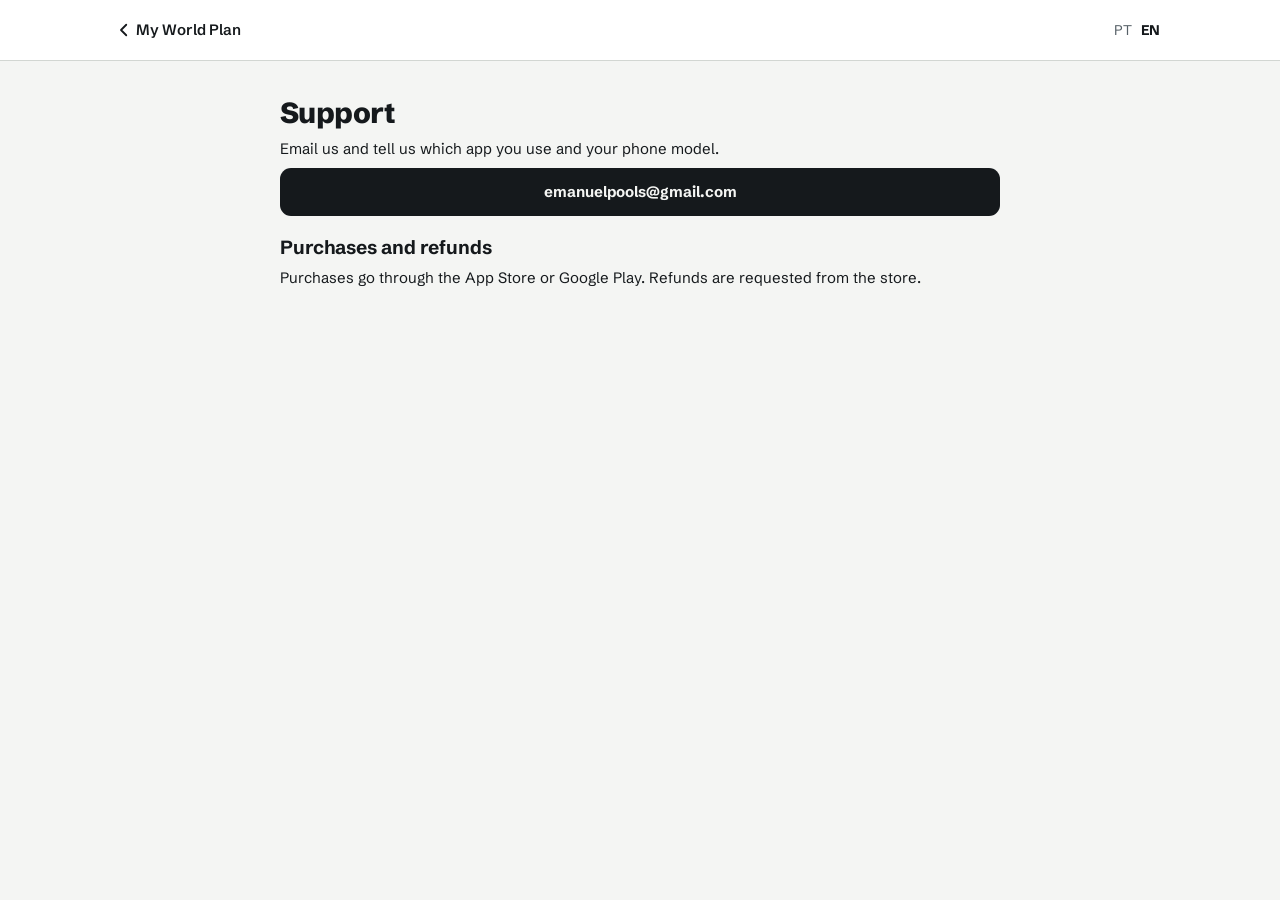
<file: meuplano/support/index.html>
<!DOCTYPE html>
<html class="l-en" lang="en">
<head>
<meta charset="utf-8">
<meta name="viewport" content="width=device-width,initial-scale=1">
<title>Support · My World Plan</title>
<meta name="description" content="Support for the My World Plan (Meu Plano Mundo) app.">
<link rel="canonical" href="https://emanuelpools.com/meuplano/support/">
<link rel="icon" href="../../favicon.svg" type="image/svg+xml">
<link rel="preconnect" href="https://fonts.googleapis.com">
<link rel="preconnect" href="https://fonts.gstatic.com" crossorigin>
<link rel="stylesheet" href="https://fonts.googleapis.com/css2?family=Archivo:wdth,wght@100,400;112,800;125,800&family=DM+Mono:wght@500&family=Schibsted+Grotesk:wght@400;500;600;700;800&display=swap">
<link rel="stylesheet" href="../../estilo.css">
<script>(function(){var l=new URLSearchParams(location.search).get('lang');if(l!=='pt'&&l!=='en'){l=null;try{l=localStorage.getItem('idioma')}catch(e){}}if(!l)l=(navigator.language||'').toLowerCase().indexOf('pt')===0?'pt':'en';document.documentElement.className='l-'+l;document.documentElement.lang=l==='pt'?'pt-BR':'en'})();</script>
</head>
<body class="site ">
<header class="s-topo">
  <a class="s-volta" href="/meuplano/"><svg class="sv" viewBox="0 0 24 24" width="18" height="18" aria-hidden="true"><path d="M15 5l-7 7 7 7" fill="none" stroke="currentColor" stroke-width="2.4" stroke-linecap="round" stroke-linejoin="round"/></svg><span data-l="pt">Meu Plano Mundo</span><span data-l="en">My World Plan</span></a>
  <button type="button" class="s-idioma" aria-label="Português / English"><b data-l="pt">PT</b><span data-l="pt">EN</span><span data-l="en">PT</span><b data-l="en">EN</b></button>
</header>
<main><article class="s-texto">
  <h1><span data-l="pt">Suporte</span><span data-l="en">Support</span></h1>
  <p><span data-l="pt">Escreva para nós e diga qual app você usa e o modelo do seu celular.</span><span data-l="en">Email us and tell us which app you use and your phone model.</span></p>
  <a class="s-email" href="mailto:emanuelpools@gmail.com">emanuelpools@gmail.com</a>
  <h2><span data-l="pt">Compras e reembolso</span><span data-l="en">Purchases and refunds</span></h2>
  <p><span data-l="pt">As compras são feitas pela App Store ou pelo Google Play. O reembolso é pedido na própria loja.</span><span data-l="en">Purchases go through the App Store or Google Play. Refunds are requested from the store.</span></p></article></main>
<script>(function(){
var r=document.documentElement,b=document.querySelectorAll('.s-idioma');
function atual(){return r.className==='l-pt'?'pt':'en'}
function secao(l){var s=document.querySelectorAll('[data-sec]');if(!s.length)return;s.forEach(function(e){e.hidden=e.dataset.sec!==l});document.querySelectorAll('[data-ficha]').forEach(function(a){a.setAttribute('aria-current',String(a.dataset.ficha===l))})}
b.forEach(function(x){x.addEventListener('click',function(){var l=atual()==='pt'?'en':'pt';r.className='l-'+l;r.lang=l==='pt'?'pt-BR':'en';try{localStorage.setItem('idioma',l)}catch(e){}secao(l)})});
document.querySelectorAll('[data-ficha]').forEach(function(a){a.addEventListener('click',function(e){e.preventDefault();secao(a.dataset.ficha);history.replaceState(null,'','#'+a.dataset.ficha)})});
var h=location.hash.slice(1);secao(/^(pt|en|es|it)$/.test(h)?h:atual());
})();</script>
</body>
</html>
</file>
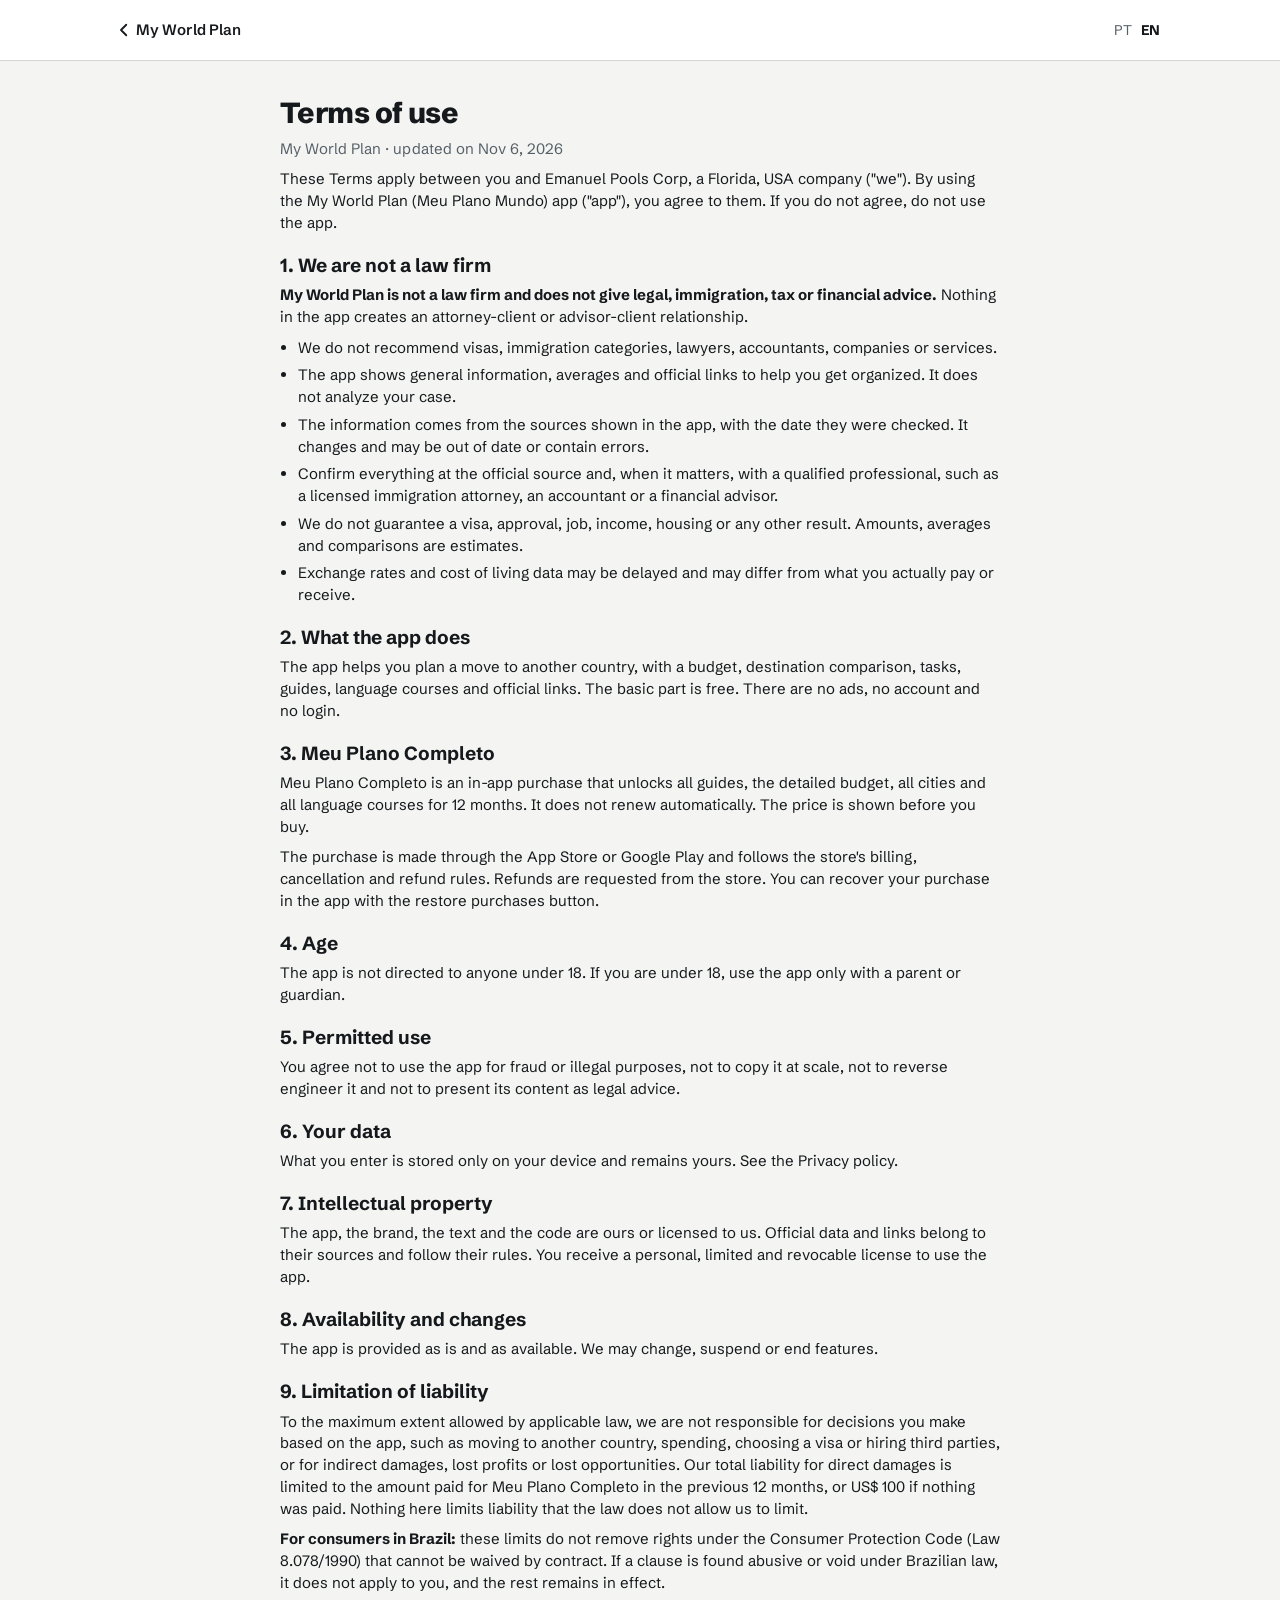
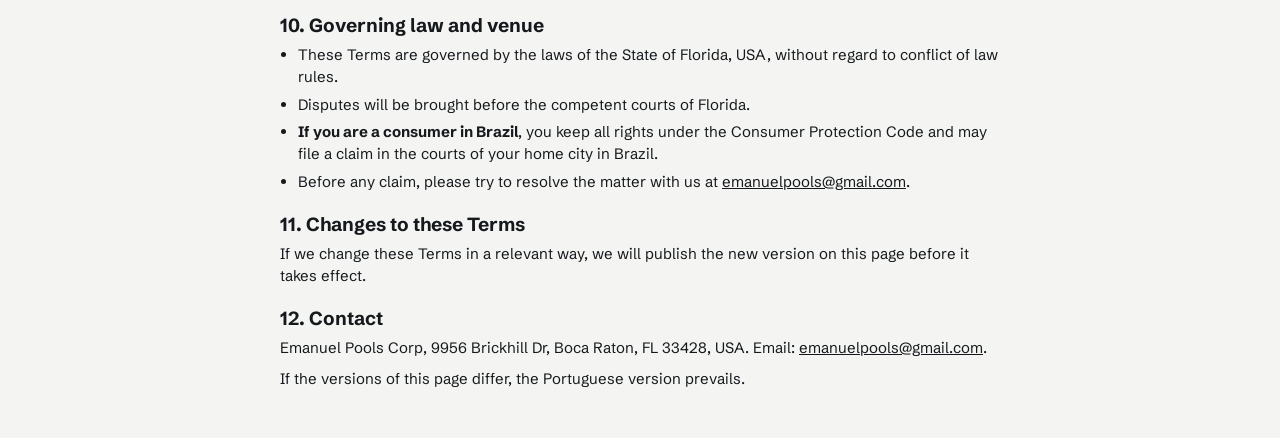
<file: meuplano/terms/index.html>
<!DOCTYPE html>
<html class="l-en" lang="en">
<head>
<meta charset="utf-8">
<meta name="viewport" content="width=device-width,initial-scale=1">
<title>Terms of use · My World Plan</title>
<meta name="description" content="Terms of use of the My World Plan (Meu Plano Mundo) app.">
<link rel="canonical" href="https://emanuelpools.com/meuplano/terms/">
<link rel="icon" href="../../favicon.svg" type="image/svg+xml">
<link rel="preconnect" href="https://fonts.googleapis.com">
<link rel="preconnect" href="https://fonts.gstatic.com" crossorigin>
<link rel="stylesheet" href="https://fonts.googleapis.com/css2?family=Archivo:wdth,wght@100,400;112,800;125,800&family=DM+Mono:wght@500&family=Schibsted+Grotesk:wght@400;500;600;700;800&display=swap">
<link rel="stylesheet" href="../../estilo.css">
<script>(function(){var l=new URLSearchParams(location.search).get('lang');if(l!=='pt'&&l!=='en'){l=null;try{l=localStorage.getItem('idioma')}catch(e){}}if(!l)l=(navigator.language||'').toLowerCase().indexOf('pt')===0?'pt':'en';document.documentElement.className='l-'+l;document.documentElement.lang=l==='pt'?'pt-BR':'en'})();</script>
</head>
<body class="site ">
<header class="s-topo">
  <a class="s-volta" href="/meuplano/"><svg class="sv" viewBox="0 0 24 24" width="18" height="18" aria-hidden="true"><path d="M15 5l-7 7 7 7" fill="none" stroke="currentColor" stroke-width="2.4" stroke-linecap="round" stroke-linejoin="round"/></svg><span data-l="pt">Meu Plano Mundo</span><span data-l="en">My World Plan</span></a>
  <button type="button" class="s-idioma" aria-label="Português / English"><b data-l="pt">PT</b><span data-l="pt">EN</span><span data-l="en">PT</span><b data-l="en">EN</b></button>
</header>
<main><article class="s-texto">
  <h1><span data-l="pt">Termos de uso</span><span data-l="en">Terms of use</span></h1>
  <p class="fraco"><span data-l="pt">Meu Plano Mundo · atualizados em 06/11/2026</span><span data-l="en">My World Plan · updated on Nov 6, 2026</span></p>
  <div data-l="pt"><p>Estes Termos valem entre você e a Emanuel Pools Corp, empresa da Flórida, EUA ("nós"). Ao usar o aplicativo Meu Plano Mundo ("app"), você concorda com eles. Se não concordar, não use o app.</p><h2>1. Não somos escritório de advocacia</h2><p><strong>O Meu Plano Mundo não é um escritório de advocacia e não dá orientação jurídica, de imigração, tributária ou financeira.</strong> Nada no app cria relação entre advogado e cliente ou entre consultor e cliente.</p><ul><li>Não recomendamos vistos, categorias de imigração, advogados, contadores, empresas ou serviços.</li><li>O app mostra informações gerais, médias e links oficiais para ajudar você a se organizar. Ele não analisa o seu caso.</li><li>As informações vêm das fontes indicadas no app, com a data de consulta. Elas mudam e podem estar desatualizadas ou ter erros.</li><li>Confirme tudo na fonte oficial e, quando for importante, com um profissional habilitado, como um advogado de imigração licenciado, um contador ou um consultor financeiro.</li><li>Não garantimos visto, aprovação, emprego, renda, moradia ou qualquer outro resultado. Valores, médias e comparações são estimativas.</li><li>Cotações e dados de custo de vida podem ter atraso e ser diferentes do valor que você vai pagar ou receber.</li></ul><h2>2. O que o app faz</h2><p>O app ajuda a planejar uma mudança de país, com orçamento, comparação de destinos, tarefas, guias, cursos de idioma e links oficiais. A parte básica é gratuita. Não há anúncios, conta nem login.</p><h2>3. Meu Plano Completo</h2><p>O Meu Plano Completo é uma compra dentro do app que libera todos os guias, o orçamento detalhado, todas as cidades e todos os cursos de idioma por 12 meses. Ele não renova sozinho. O preço aparece antes da compra.</p><p>A compra é feita pela App Store ou pelo Google Play e segue as regras de cobrança, cancelamento e reembolso da loja. O reembolso é pedido à própria loja. Você pode recuperar a compra no app com o botão de restaurar compras.</p><h2>4. Idade</h2><p>O app não é dirigido a menores de 18 anos. Quem tem menos de 18 anos só deve usar o app com um responsável.</p><h2>5. Uso permitido</h2><p>Você concorda em não usar o app para fraude ou fins ilegais, não copiar o app em escala, não fazer engenharia reversa e não apresentar o conteúdo do app como aconselhamento jurídico.</p><h2>6. Seus dados</h2><p>O que você digita fica guardado só no seu aparelho e continua sendo seu. Veja a Política de privacidade.</p><h2>7. Propriedade intelectual</h2><p>O app, a marca, os textos e o código são nossos ou licenciados para nós. Dados e links oficiais pertencem às suas fontes e seguem as regras delas. Você recebe uma licença pessoal, limitada e revogável para usar o app.</p><h2>8. Disponibilidade e mudanças</h2><p>O app é oferecido como está e conforme disponível. Podemos mudar, suspender ou encerrar funções.</p><h2>9. Limitação de responsabilidade</h2><p>Na extensão máxima permitida pela lei aplicável, não respondemos por decisões que você tomar com base no app, como mudança de país, gastos, escolha de visto ou contratação de terceiros, nem por danos indiretos, lucros cessantes ou perda de oportunidade. Nossa responsabilidade total por danos diretos fica limitada ao valor pago pelo Meu Plano Completo nos 12 meses anteriores, ou a US$ 100 se nada foi pago. Nada aqui limita uma responsabilidade que a lei não permite limitar.</p><p><strong>Para consumidores no Brasil:</strong> estes limites não afastam os direitos do Código de Defesa do Consumidor (Lei 8.078/1990) que não podem ser afastados por contrato. Se alguma cláusula for considerada abusiva ou nula pela lei brasileira, ela não vale para você, e o restante continua valendo.</p><h2>10. Lei aplicável e foro</h2><ul><li>Estes Termos são regidos pelas leis do Estado da Flórida, EUA, sem considerar regras de conflito de leis.</li><li>Disputas serão levadas aos tribunais competentes da Flórida.</li><li><strong>Se você é consumidor no Brasil</strong>, você mantém todos os direitos do Código de Defesa do Consumidor e pode propor ação no foro do seu domicílio no Brasil.</li><li>Antes de qualquer ação, tente resolver conosco pelo e-mail <a href="mailto:emanuelpools@gmail.com">emanuelpools@gmail.com</a>.</li></ul><h2>11. Mudanças nestes Termos</h2><p>Se mudarmos estes Termos de forma relevante, publicaremos a nova versão nesta página antes de ela valer.</p><h2>12. Contato</h2><p>Emanuel Pools Corp, 9956 Brickhill Dr, Boca Raton, FL 33428, Estados Unidos. E-mail: <a href="mailto:emanuelpools@gmail.com">emanuelpools@gmail.com</a>.</p><p>Se houver diferença entre as versões desta página, vale o português.</p></div><div data-l="en"><p>These Terms apply between you and Emanuel Pools Corp, a Florida, USA company ("we"). By using the My World Plan (Meu Plano Mundo) app ("app"), you agree to them. If you do not agree, do not use the app.</p><h2>1. We are not a law firm</h2><p><strong>My World Plan is not a law firm and does not give legal, immigration, tax or financial advice.</strong> Nothing in the app creates an attorney-client or advisor-client relationship.</p><ul><li>We do not recommend visas, immigration categories, lawyers, accountants, companies or services.</li><li>The app shows general information, averages and official links to help you get organized. It does not analyze your case.</li><li>The information comes from the sources shown in the app, with the date they were checked. It changes and may be out of date or contain errors.</li><li>Confirm everything at the official source and, when it matters, with a qualified professional, such as a licensed immigration attorney, an accountant or a financial advisor.</li><li>We do not guarantee a visa, approval, job, income, housing or any other result. Amounts, averages and comparisons are estimates.</li><li>Exchange rates and cost of living data may be delayed and may differ from what you actually pay or receive.</li></ul><h2>2. What the app does</h2><p>The app helps you plan a move to another country, with a budget, destination comparison, tasks, guides, language courses and official links. The basic part is free. There are no ads, no account and no login.</p><h2>3. Meu Plano Completo</h2><p>Meu Plano Completo is an in-app purchase that unlocks all guides, the detailed budget, all cities and all language courses for 12 months. It does not renew automatically. The price is shown before you buy.</p><p>The purchase is made through the App Store or Google Play and follows the store's billing, cancellation and refund rules. Refunds are requested from the store. You can recover your purchase in the app with the restore purchases button.</p><h2>4. Age</h2><p>The app is not directed to anyone under 18. If you are under 18, use the app only with a parent or guardian.</p><h2>5. Permitted use</h2><p>You agree not to use the app for fraud or illegal purposes, not to copy it at scale, not to reverse engineer it and not to present its content as legal advice.</p><h2>6. Your data</h2><p>What you enter is stored only on your device and remains yours. See the Privacy policy.</p><h2>7. Intellectual property</h2><p>The app, the brand, the text and the code are ours or licensed to us. Official data and links belong to their sources and follow their rules. You receive a personal, limited and revocable license to use the app.</p><h2>8. Availability and changes</h2><p>The app is provided as is and as available. We may change, suspend or end features.</p><h2>9. Limitation of liability</h2><p>To the maximum extent allowed by applicable law, we are not responsible for decisions you make based on the app, such as moving to another country, spending, choosing a visa or hiring third parties, or for indirect damages, lost profits or lost opportunities. Our total liability for direct damages is limited to the amount paid for Meu Plano Completo in the previous 12 months, or US$ 100 if nothing was paid. Nothing here limits liability that the law does not allow us to limit.</p><p><strong>For consumers in Brazil:</strong> these limits do not remove rights under the Consumer Protection Code (Law 8.078/1990) that cannot be waived by contract. If a clause is found abusive or void under Brazilian law, it does not apply to you, and the rest remains in effect.</p><h2>10. Governing law and venue</h2><ul><li>These Terms are governed by the laws of the State of Florida, USA, without regard to conflict of law rules.</li><li>Disputes will be brought before the competent courts of Florida.</li><li><strong>If you are a consumer in Brazil</strong>, you keep all rights under the Consumer Protection Code and may file a claim in the courts of your home city in Brazil.</li><li>Before any claim, please try to resolve the matter with us at <a href="mailto:emanuelpools@gmail.com">emanuelpools@gmail.com</a>.</li></ul><h2>11. Changes to these Terms</h2><p>If we change these Terms in a relevant way, we will publish the new version on this page before it takes effect.</p><h2>12. Contact</h2><p>Emanuel Pools Corp, 9956 Brickhill Dr, Boca Raton, FL 33428, USA. Email: <a href="mailto:emanuelpools@gmail.com">emanuelpools@gmail.com</a>.</p><p>If the versions of this page differ, the Portuguese version prevails.</p></div></article></main>
<script>(function(){
var r=document.documentElement,b=document.querySelectorAll('.s-idioma');
function atual(){return r.className==='l-pt'?'pt':'en'}
function secao(l){var s=document.querySelectorAll('[data-sec]');if(!s.length)return;s.forEach(function(e){e.hidden=e.dataset.sec!==l});document.querySelectorAll('[data-ficha]').forEach(function(a){a.setAttribute('aria-current',String(a.dataset.ficha===l))})}
b.forEach(function(x){x.addEventListener('click',function(){var l=atual()==='pt'?'en':'pt';r.className='l-'+l;r.lang=l==='pt'?'pt-BR':'en';try{localStorage.setItem('idioma',l)}catch(e){}secao(l)})});
document.querySelectorAll('[data-ficha]').forEach(function(a){a.addEventListener('click',function(e){e.preventDefault();secao(a.dataset.ficha);history.replaceState(null,'','#'+a.dataset.ficha)})});
var h=location.hash.slice(1);secao(/^(pt|en|es|it)$/.test(h)?h:atual());
})();</script>
</body>
</html>
</file>
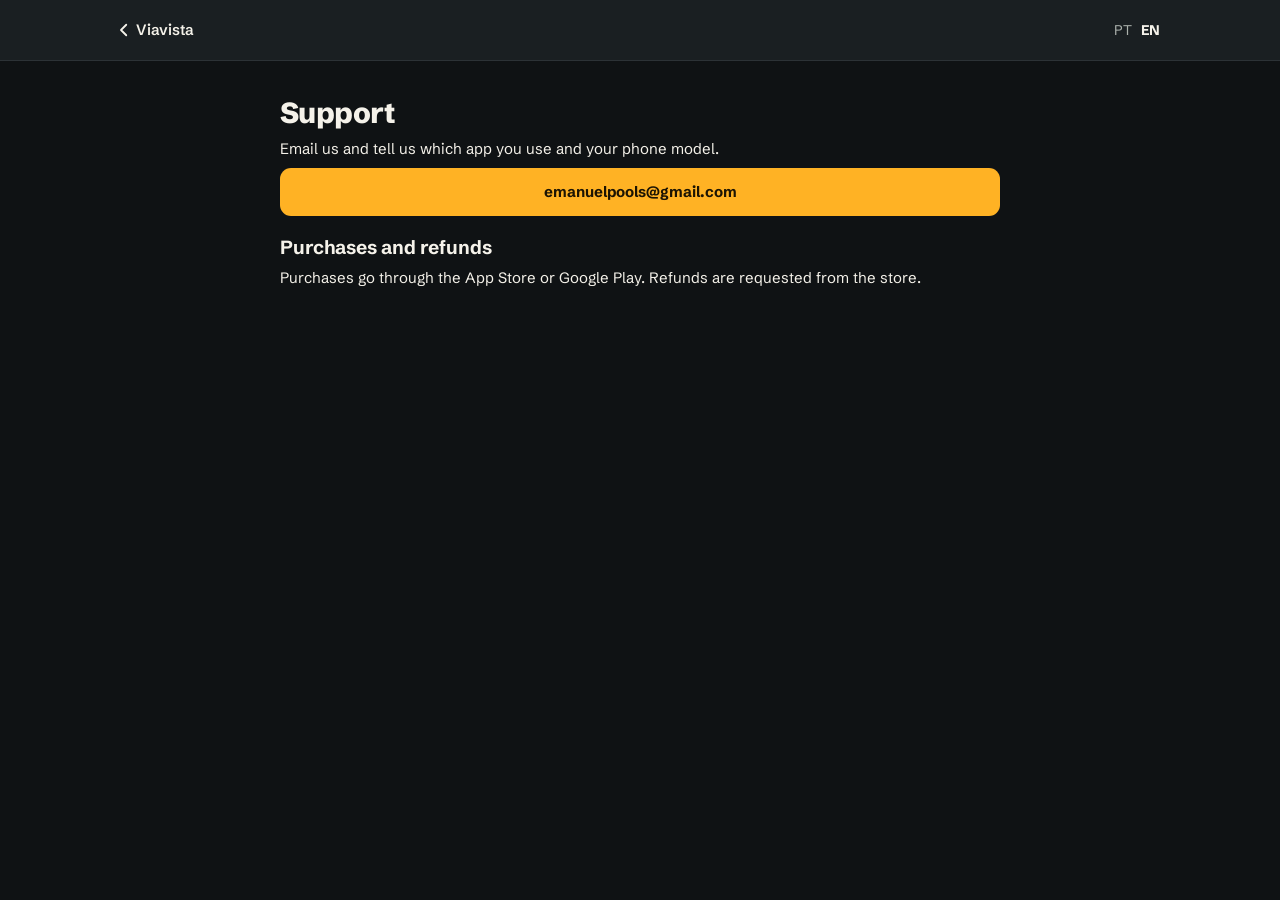
<file: viavista/support/index.html>
<!DOCTYPE html>
<html class="l-en" lang="en">
<head>
<meta charset="utf-8">
<meta name="viewport" content="width=device-width,initial-scale=1">
<title>Support · Viavista</title>
<meta name="description" content="Support for Viavista, the motorcycle trips app.">
<link rel="canonical" href="https://emanuelpools.com/viavista/support/">
<link rel="icon" href="../../favicon.svg" type="image/svg+xml">
<link rel="preconnect" href="https://fonts.googleapis.com">
<link rel="preconnect" href="https://fonts.gstatic.com" crossorigin>
<link rel="stylesheet" href="https://fonts.googleapis.com/css2?family=Archivo:wdth,wght@100,400;112,800;125,800&family=DM+Mono:wght@500&family=Schibsted+Grotesk:wght@400;500;600;700;800&display=swap">
<link rel="stylesheet" href="../../estilo.css">
<script>(function(){var l=new URLSearchParams(location.search).get('lang');if(l!=='pt'&&l!=='en'){l=null;try{l=localStorage.getItem('idioma')}catch(e){}}if(!l)l=(navigator.language||'').toLowerCase().indexOf('pt')===0?'pt':'en';document.documentElement.className='l-'+l;document.documentElement.lang=l==='pt'?'pt-BR':'en'})();</script>
</head>
<body class="site tema-vy">
<header class="s-topo">
  <a class="s-volta" href="/viavista/"><svg class="sv" viewBox="0 0 24 24" width="18" height="18" aria-hidden="true"><path d="M15 5l-7 7 7 7" fill="none" stroke="currentColor" stroke-width="2.4" stroke-linecap="round" stroke-linejoin="round"/></svg>Viavista</a>
  <button type="button" class="s-idioma" aria-label="Português / English"><b data-l="pt">PT</b><span data-l="pt">EN</span><span data-l="en">PT</span><b data-l="en">EN</b></button>
</header>
<main><article class="s-texto">
  <h1><span data-l="pt">Suporte</span><span data-l="en">Support</span></h1>
  <p><span data-l="pt">Escreva para nós e diga qual app você usa e o modelo do seu celular.</span><span data-l="en">Email us and tell us which app you use and your phone model.</span></p>
  <a class="s-email" href="mailto:emanuelpools@gmail.com">emanuelpools@gmail.com</a>
  <h2><span data-l="pt">Compras e reembolso</span><span data-l="en">Purchases and refunds</span></h2>
  <p><span data-l="pt">As compras são feitas pela App Store ou pelo Google Play. O reembolso é pedido na própria loja.</span><span data-l="en">Purchases go through the App Store or Google Play. Refunds are requested from the store.</span></p></article></main>
<script>(function(){
var r=document.documentElement,b=document.querySelectorAll('.s-idioma');
function atual(){return r.className==='l-pt'?'pt':'en'}
function secao(l){var s=document.querySelectorAll('[data-sec]');if(!s.length)return;s.forEach(function(e){e.hidden=e.dataset.sec!==l});document.querySelectorAll('[data-ficha]').forEach(function(a){a.setAttribute('aria-current',String(a.dataset.ficha===l))})}
b.forEach(function(x){x.addEventListener('click',function(){var l=atual()==='pt'?'en':'pt';r.className='l-'+l;r.lang=l==='pt'?'pt-BR':'en';try{localStorage.setItem('idioma',l)}catch(e){}secao(l)})});
document.querySelectorAll('[data-ficha]').forEach(function(a){a.addEventListener('click',function(e){e.preventDefault();secao(a.dataset.ficha);history.replaceState(null,'','#'+a.dataset.ficha)})});
var h=location.hash.slice(1);secao(/^(pt|en|es|it)$/.test(h)?h:atual());
})();</script>
</body>
</html>
</file>
<file: estilo.css>
/* Direcao: prateleira neutra. A cor vem de cada app; a pagina central nao tem cor propria. */
.site{--g:40px;--pg2:#F4F5F3;--tx:#15191C;--tx2:#566067;--ln:#D2D6D2;--bco:#FFFFFF;
  --mp:#0F4C5C;--mp2:#0A3540;--zr:#0B2A44;
  --vy:#0F1214;--vy-card:#1A1F22;--vy-ln:#2C3236;--vy-tx:#F5F2EA;--vy-tx2:#ABB1AC;--vy-am:#FFB224;--vy-sobre:#1C1403;
  --txt:"Schibsted Grotesk","Segoe UI",Arial,sans-serif;--mono:"DM Mono",Consolas,monospace;--vy-letra:"Archivo","Segoe UI",Arial,sans-serif;
  background:var(--pg2);color:var(--tx);font:400 16px/1.45 var(--txt)}
.site h1,.site h2,.site h3,.site p,.site ul,.site figure{margin:0}
.site ul{padding:0;list-style:none}
.site h1,.site h2,.site h3{text-wrap:balance;line-height:1.08}
.site a{color:inherit}
.site a:focus-visible,.site button:focus-visible{outline:3px solid currentColor;outline-offset:2px}
.site img{max-width:100%;display:block}
.mono{font-family:var(--mono);font-weight:500}
.sv{flex:none}
.l-pt [data-l="en"],.l-en [data-l="pt"]{display:none!important}

/* tema do Viavista: identidade Farol, fundo escuro como painel de moto */
.tema-vy{--pg2:var(--vy);--bco:var(--vy-card);--tx:var(--vy-tx);--tx2:var(--vy-tx2);--ln:var(--vy-ln)}

.s-topo{display:flex;justify-content:space-between;align-items:center;gap:10px;padding:14px 18px;background:var(--bco);border-bottom:1px solid var(--ln)}
.s-marca{font-weight:800;font-size:16px;letter-spacing:-.01em;text-decoration:none}
.s-volta{display:inline-flex;align-items:center;gap:3px;font-weight:600;font-size:15px;text-decoration:none;margin-left:-5px}
.s-idioma{display:flex;gap:9px;font:inherit;font-size:14px;color:var(--tx2);flex:none;cursor:pointer;background:none;border:0;padding:4px 0}
.s-idioma b{color:var(--tx);font-weight:700}
.s-abre{padding:30px 18px 20px}
.s-abre h1{font-size:38px;font-weight:800;letter-spacing:-.02em}
.s-abre p{margin-top:9px;color:var(--tx2);max-width:42ch}
.s-apps{display:grid;gap:12px;padding:0 12px 18px}
.bloco{position:relative;border-radius:18px;padding:22px;color:#fff;display:flex;flex-direction:column;gap:13px;align-items:flex-start;min-width:0}
.bloco.mp{background:linear-gradient(165deg,var(--mp),var(--mp2))}
.bloco.zr{background:var(--zr)}
.bloco.vy{background:var(--vy);color:var(--vy-tx)}
/* ProbateLantern (cartao de 12/nov/2026; nome novo em 17/nov; "No ar" com o elo para o site em 22/nov): sem selo de loja. Cores da identidade aprovada (achado/marca/LEIA-ME.md). */
.bloco.pl{background:linear-gradient(160deg,#123A5C,#0B2A44 55%,#071C2E)}
.bloco.pl .estado{background:#F2B01E;color:#3A2A00}
/* Como na marca em fundo escuro: "Probate" branco e "Lantern" ouro (pedido do Fabio, 17/nov) */
.bloco.pl .pl-l{color:#F2B01E}
.b-top{display:flex;gap:13px;align-items:center;min-width:0}
.ic{width:64px;height:64px;border-radius:15px;flex:none}
.ic.g{width:84px;height:84px;border-radius:19px}
.bloco.zr .ic,.bloco.vy .ic,.bloco.pl .ic,.h-app.vy .ic{box-shadow:0 0 0 1px rgba(255,255,255,.16)}
.b-top h2{font-size:25px;font-weight:800;letter-spacing:-.01em}
.vy-nome{font-family:var(--vy-letra);font-stretch:125%;font-weight:800;letter-spacing:.07em}
.bloco .vy-nome{font-size:27px;letter-spacing:.07em}
.b-top p{font-size:15px;line-height:1.3;margin-top:3px;opacity:.92}
.estado{font-size:13px;font-weight:700;padding:4px 10px;border-radius:999px}
.estado.ok{background:#fff;color:var(--mp2)}
.estado.breve,.bloco.vy .estado.ok{background:var(--vy-am);color:var(--vy-sobre)}
.b-aviso{font-size:15px}
.selos{display:flex;flex-wrap:wrap;gap:8px;align-items:center}
.selos a{display:block}
.selos img{height:40px;width:auto}
/* a arte oficial do Google Play tem margens diferentes em cada idioma: recorta para igualar ao selo da Apple */
.selos a.gp{position:relative;width:135px;height:40px;overflow:hidden}
.selos a.gp img{position:absolute;max-width:none;width:auto}
.selos a.gp img[data-l="pt"]{left:0;top:-6px;height:52px}
.selos a.gp img[data-l="en"]{left:-10px;top:-10px;height:59.5px}
.b-pe{margin-top:auto;padding-top:5px;width:100%;display:flex;justify-content:space-between;align-items:center;gap:10px;font-size:15px}
.b-pe a{display:inline-flex;align-items:center;gap:2px;font-weight:700;text-decoration:none}
.b-pe b{font-weight:700}
.b-pe .mono{font-size:13px;opacity:.85}
.s-pe{padding:20px 18px 24px;display:flex;flex-direction:column;gap:5px;border-top:1px solid var(--ln);font-size:14px;color:var(--tx2)}
.s-pe a{color:var(--tx);font-weight:600}
.fraco{color:var(--tx2);font-size:14px}
.h-app{position:relative;padding:28px 22px 30px;color:#fff;display:flex;flex-direction:column;gap:22px}
.h-app.mp{background:linear-gradient(165deg,var(--mp),var(--mp2));padding-bottom:0}
.h-app.vy{background:var(--vy);color:var(--vy-tx);border-bottom:1px solid var(--vy-ln)}
.h-txt{display:flex;flex-direction:column;gap:11px;align-items:flex-start;min-width:0}
.h-app h1{font-size:34px;font-weight:800;letter-spacing:-.02em}
.h-app.vy h1{font-size:38px;letter-spacing:.07em}
.h-app p{font-size:17px;max-width:32ch}
.h-foto{align-self:center;width:250px;aspect-ratio:.92;border:6px solid #071F26;border-bottom:0;border-radius:22px 22px 0 0;overflow:hidden;background:#F2F6F7}
.h-foto img{width:100%}
.s-corpo{padding:20px 18px 22px;display:flex;flex-direction:column;gap:16px}
.s-fatos{display:grid;gap:13px}
.s-fatos h3{font-size:18px;font-weight:700}
.tema-vy .s-fatos h3{font-family:var(--vy-letra);font-stretch:112%;font-weight:800}
.s-fatos p{color:var(--tx2);font-size:15px;margin-top:2px}
.vy-rotas{display:flex;flex-direction:column;gap:13px;align-items:stretch;min-width:0;padding-bottom:22px;border-bottom:1px solid var(--ln)}
.vy-rotas h2{font-family:var(--vy-letra);font-stretch:112%;font-weight:800;font-size:24px;letter-spacing:-.005em}
.vr-txt p{color:var(--tx2);font-size:15px;margin-top:5px;max-width:44ch}
.vr-lista{display:grid;gap:8px}
.vr-lista a{display:flex;justify-content:space-between;align-items:center;gap:10px;min-height:58px;padding:10px 12px 10px 14px;background:var(--bco);border:1px solid var(--ln);border-radius:13px;text-decoration:none}
.vr-lista a:hover{border-color:var(--vy-am)}
.vr-lista span{display:flex;flex-direction:column;gap:1px;min-width:0}
.vr-lista b{font-weight:700;font-size:16px;line-height:1.2}
.vr-lista small{color:var(--tx2);font-size:13px}
.vr-lista .sv,.vy-rotas .vr-todas{color:var(--vy-am)}
.vy-rotas .vr-todas{display:inline-flex;align-items:center;gap:2px;align-self:flex-start;font-weight:700;font-size:15px;text-decoration:none;padding:4px 0}
.s-links{background:var(--bco);border:1px solid var(--ln);border-radius:13px;overflow:hidden}
.s-links a{display:flex;justify-content:space-between;align-items:center;gap:8px;padding:13px 14px;font-weight:600;text-decoration:none;border-top:1px solid var(--ln)}
.s-links a:first-child,.s-links a[data-l="pt"]:first-child + a[data-l="en"]{border-top:0}
.s-nota{font-size:13px;color:var(--tx2);line-height:1.4}
.s-texto{padding:24px 18px 28px;display:flex;flex-direction:column;gap:9px;align-items:flex-start;min-width:0;max-width:calc(720px + 2 * var(--g));margin-inline:auto}
.s-texto h1{font-size:29px;font-weight:800;letter-spacing:-.02em}
.s-texto h2{font-size:19px;font-weight:700;margin-top:12px}
.s-texto h3{font-size:16px;font-weight:700;margin-top:10px}
.s-texto p,.s-texto li{font-size:15px;overflow-wrap:anywhere}
.s-texto ul{display:flex;flex-direction:column;gap:6px;padding-left:18px;list-style:disc}
.s-texto [data-sec],.s-texto > div[data-l]{display:flex;flex-direction:column;gap:9px;align-items:flex-start;min-width:0}
.s-texto [data-sec][hidden]{display:none}
.fichas{display:flex;flex-wrap:wrap;gap:6px}
.fichas a{font-size:13px;font-weight:600;background:var(--bco);border:1px solid var(--ln);border-radius:999px;padding:4px 10px;text-decoration:none}
.fichas a[aria-current="true"]{background:var(--tx);border-color:var(--tx);color:var(--bco)}
.s-email{display:block;width:100%;text-align:center;background:var(--tx);color:var(--pg2)!important;border-radius:11px;padding:13px 10px;font-weight:700;font-size:15px;text-decoration:none;overflow-wrap:anywhere}
.tema-vy .s-email{background:var(--vy-am);color:var(--vy-sobre)!important}

html{-webkit-text-size-adjust:100%}
*{box-sizing:border-box}
body{margin:0;min-height:100vh;display:flex;flex-direction:column}
main{flex:1}
.pagina-404{padding:48px 18px;display:flex;flex-direction:column;gap:12px;align-items:flex-start;max-width:calc(720px + 2 * var(--g));margin-inline:auto}
.pagina-404 h1{font-size:34px;font-weight:800}
.pagina-404 a{font-weight:700}
@media (min-width:760px){
.site{--g:max(40px,calc((100vw - 1040px) / 2))}
.s-topo{padding:16px var(--g)}
.s-abre{padding:52px var(--g) 28px}
.s-abre h1{font-size:60px}
.s-abre p{font-size:19px;max-width:48ch}
.s-apps{grid-template-columns:repeat(auto-fit,minmax(300px,1fr));gap:16px;padding:0 var(--g) 40px}
.bloco{padding:24px}
.s-pe{padding:22px var(--g) 28px;flex-direction:row;flex-wrap:wrap;gap:6px 28px}
.h-app{flex-direction:row;align-items:center;justify-content:space-between;gap:40px;padding:44px calc(var(--g) + 20px) 0;overflow:hidden}
.h-app.vy{padding-bottom:44px}
.h-app h1{font-size:48px}
.h-app.vy h1{font-size:72px}
.h-txt{padding-bottom:44px}
.h-app.vy .h-txt{padding-bottom:0}
.h-app p{font-size:20px}
.h-foto{width:280px;align-self:flex-end}
.s-corpo{padding:32px calc(var(--g) + 20px);display:grid;grid-template-columns:1.5fr 1fr;gap:20px 40px;align-items:start}
.vy-rotas{grid-column:1 / -1;display:grid;grid-template-columns:minmax(0,1fr) minmax(0,1.75fr);grid-template-areas:"txt lista" "todas lista";gap:14px 40px;align-items:start;padding-bottom:28px}
.vy-rotas h2{font-size:30px}
.vr-txt{grid-area:txt}
.vr-lista{grid-area:lista;grid-template-columns:repeat(2,minmax(0,1fr))}
.vr-todas{grid-area:todas}
.s-nota{grid-column:1 / -1}
.s-texto{padding:36px var(--g) 48px}
}
</file>
